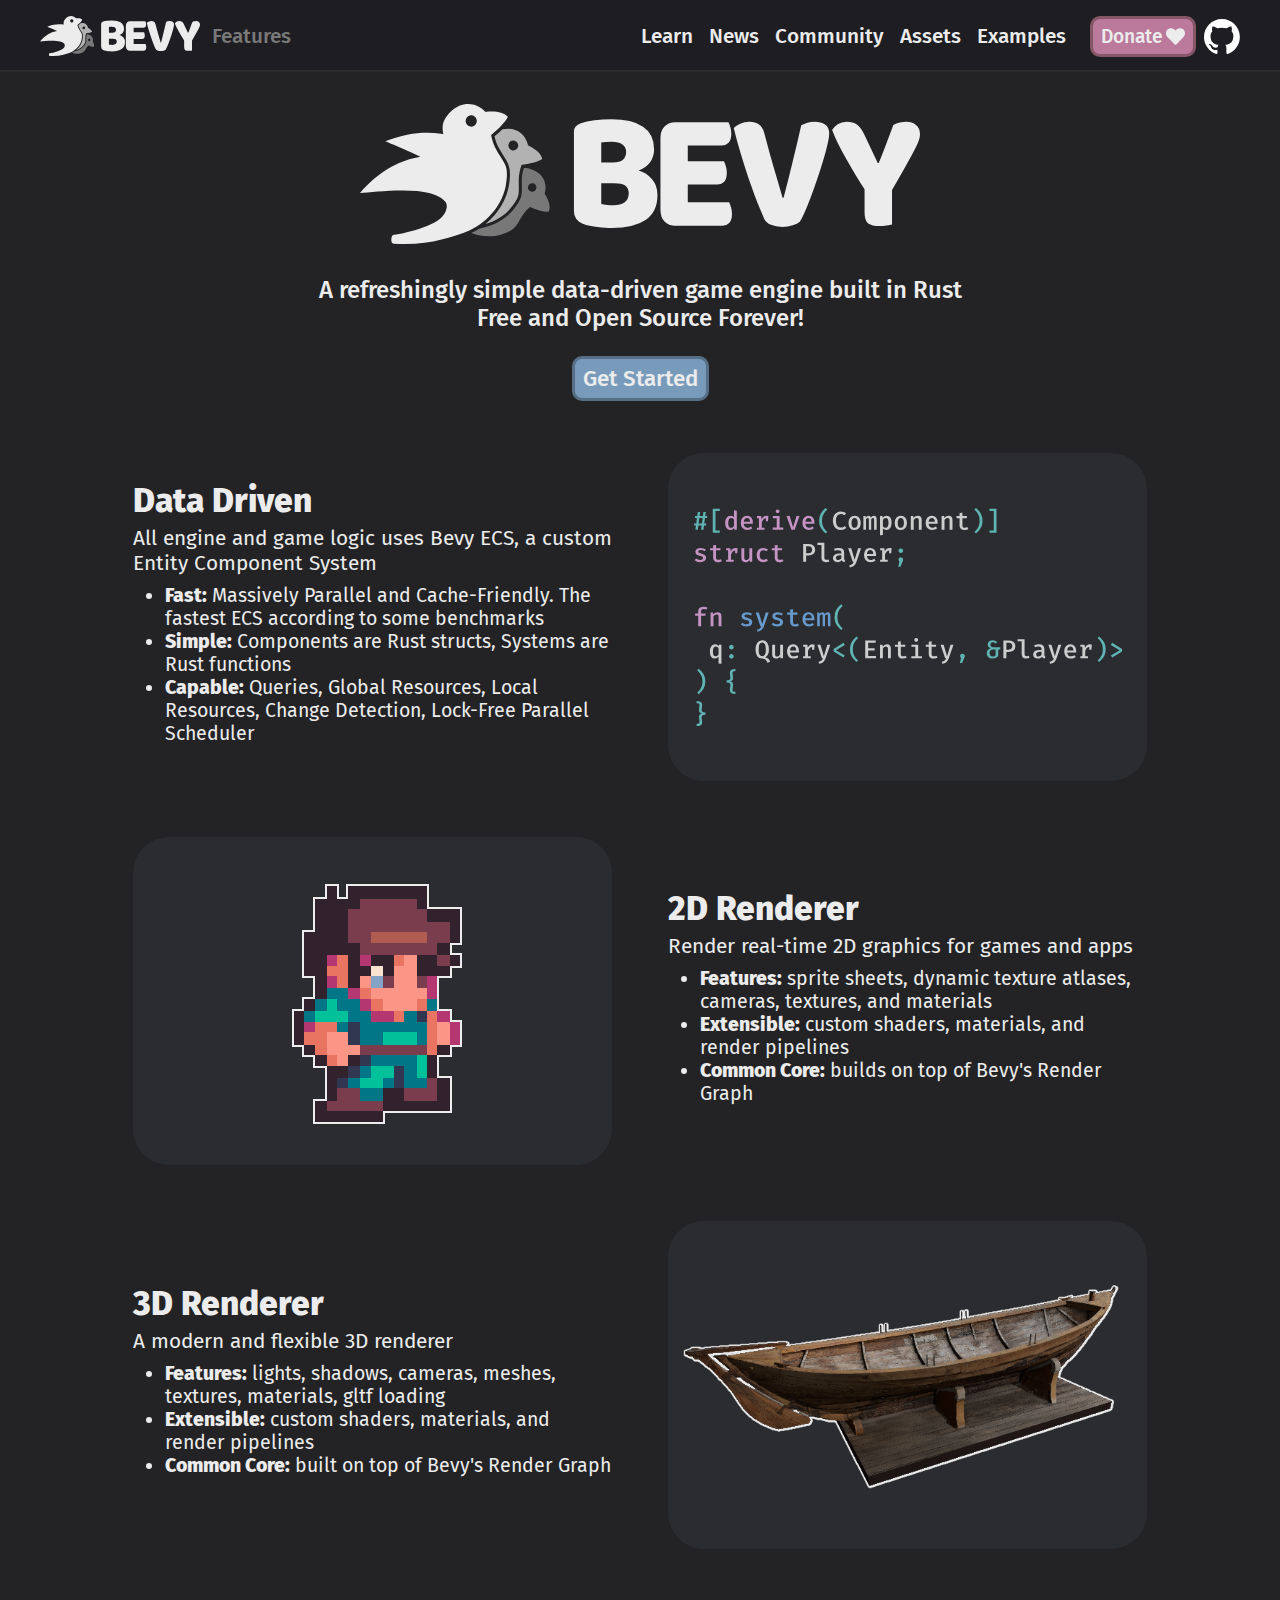
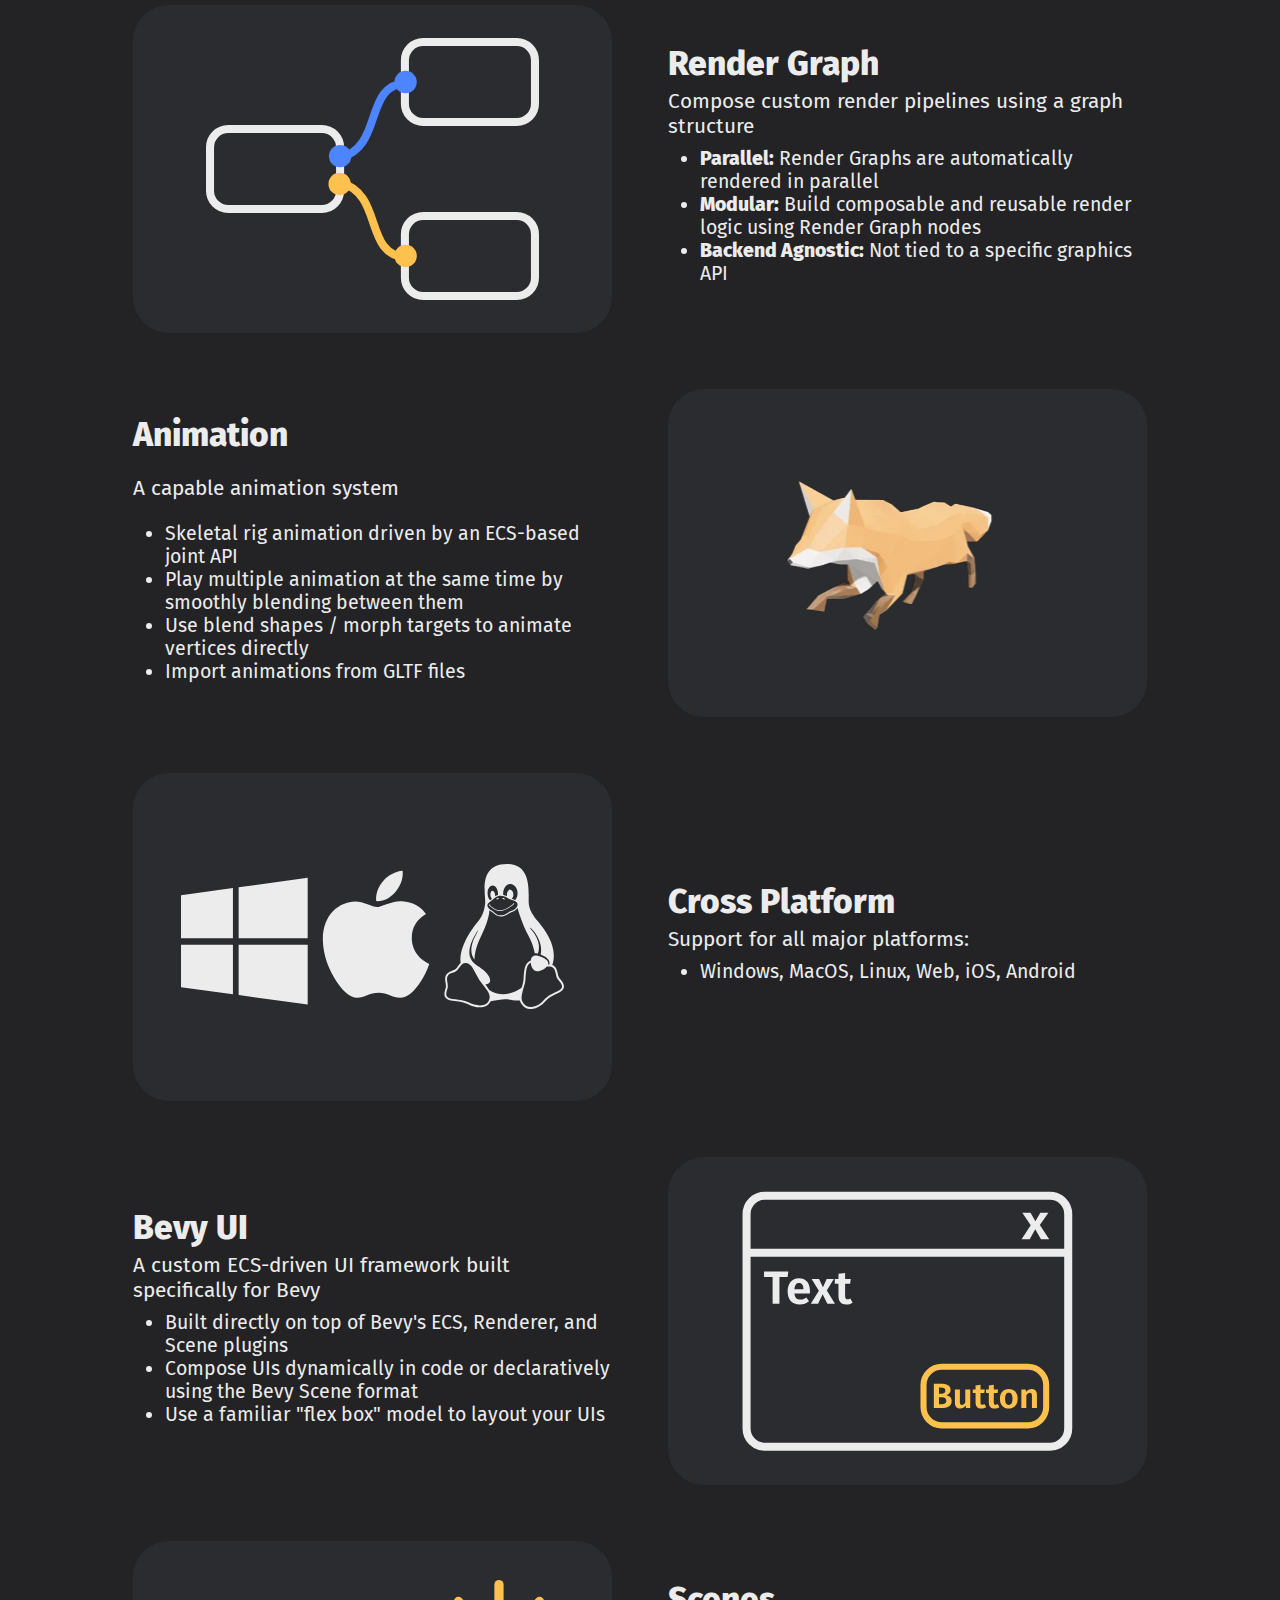
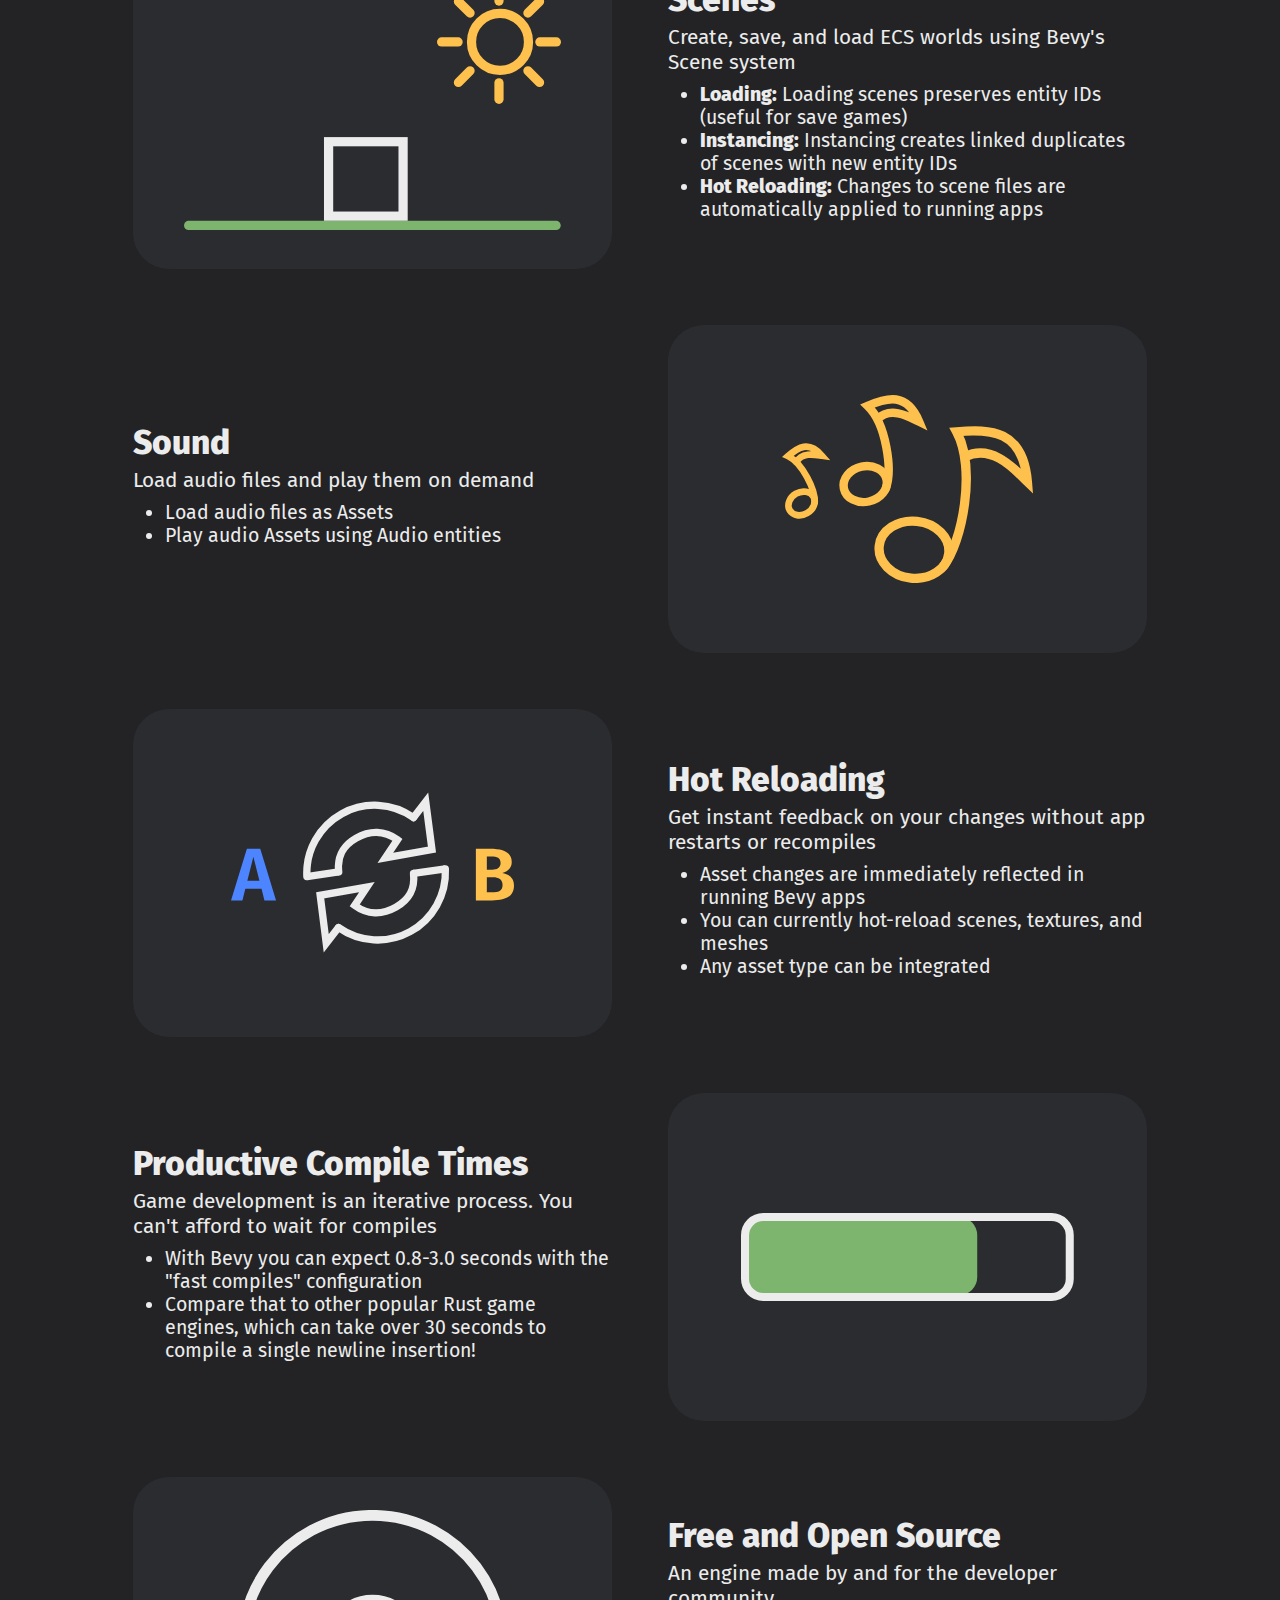
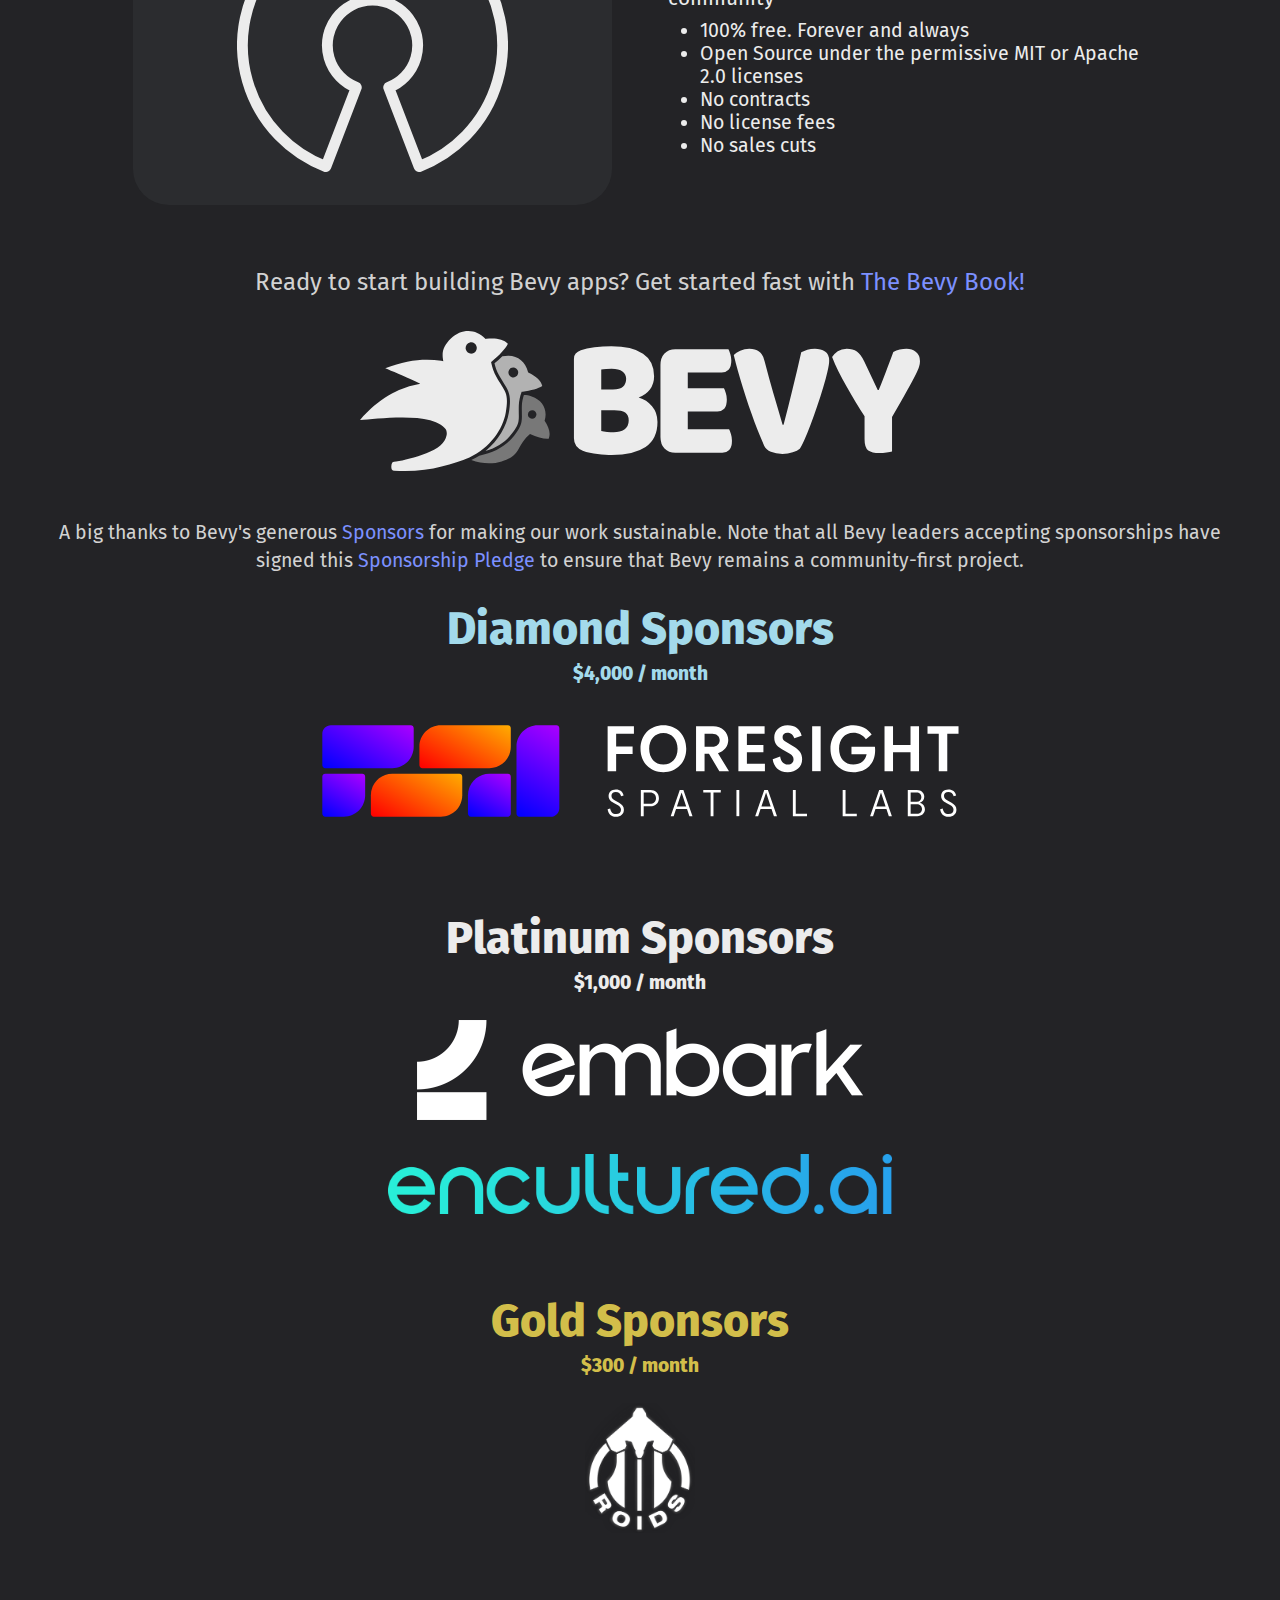
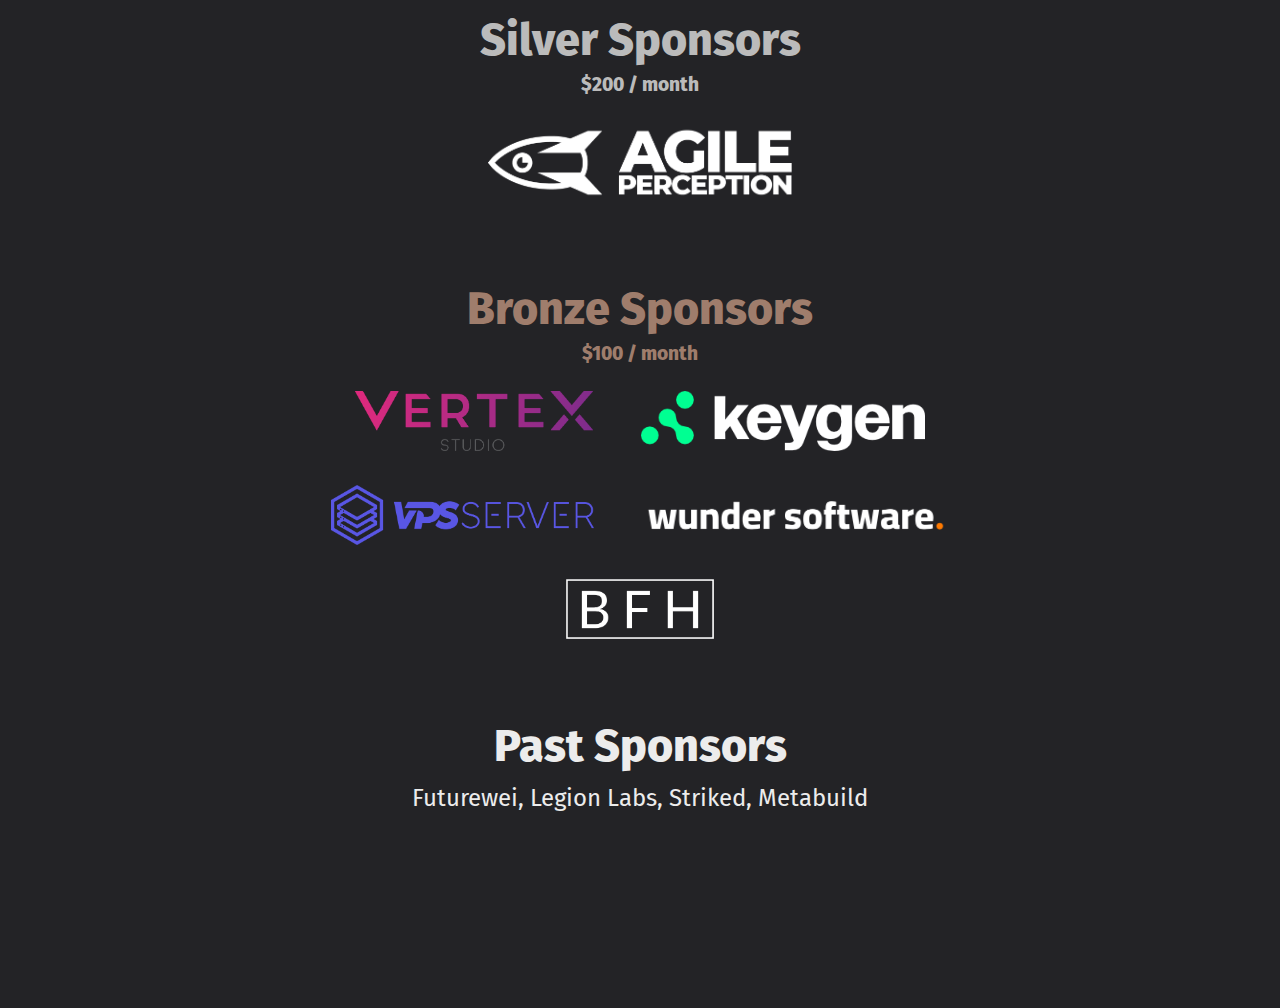
<file: index.html>
<!doctype html>
<html lang="en">
    <head>
        <meta charset="UTF-8">
        <meta name='viewport' content="width=device-width, initial-scale=1" />
        <meta property="og:title" content="Bevy Engine" />
        <meta property="og:type" content="website" />
        <meta property="og:url" content="https://bevyengine.org&#x2F;&#x2F;" />
        <meta property="og:image" content="https://bevyengine.org/assets/bevy_logo_fill.png" />
        <meta property="og:description" content="Bevy is a refreshingly simple data-driven game engine built in Rust. It is free and open-source forever!" />
        <link rel="shortcut icon" type="image/png" href="/assets/favicon.png">
        <link rel="stylesheet" href="/site.css" />
        <link href="/atom.xml" rel="alternate" type="application/atom+xml" />
        <title>Bevy Engine</title>
        
<meta name="description"
  content="A refreshingly simple data-driven game engine built in Rust. Free and Open Source Forever!" />
<link href="https://mastodon.social/@bevy" rel="me" />

    </head>
    <body>
        <div class="layout">
            <input id="mobile-menu-state" class="hidden" type="checkbox">
            <header class="layout__header header" data-mobile-menu-state-container>
                <div class="header__content">
                    <label class="main-menu-backdrop" for="mobile-menu-state"></label>
                    <label class="header__hamburger button-square button-square--header" for="mobile-menu-state">
                        <img src="/assets/icon-hamburger.svg">
                    </label>
                    <div class="header__left-block">
                        <a class="header__logo" href="/">
                            <img class="logo" src="/assets/bevy_logo_dark.svg" alt="Bevy Engine">
                        </a>
                        <div class="header__message">
                            
                                Features
                            
                        </div>
                    </div>
                    
                    <nav class="header__menu main-menu " role="navigation" data-page-menu-switch-state-container>
                        <div class="main-menu__header">
                            <a href="/">
                                <img class="logo" src="/assets/bevy_logo_dark.svg" alt="Bevy Engine">
                            </a>
                            <label class="button-square button-square--header" for="mobile-menu-state">
                                <img src="/assets/icon-times.svg">
                            </label>
                        </div>
                        
                        <div class="main-menu__content">
                            <div class="main-menu__page-menu">
                                
                            </div>
                            <ul class="main-menu__menu">
                                
    
    

    
        
    

    
    
    

    

    <li class="main-menu__entry main-menu__entry--getting-started">
        <a href="&#x2F;learn&#x2F;book&#x2F;getting-started&#x2F;" class="main-menu__link">
            <span>Getting Started</span>
        </a>
    </li>

                                
    
    

    
        
    

    
    
    

    

    <li class="main-menu__entry ">
        <a href="&#x2F;learn" class="main-menu__link">
            <span>Learn</span>
        </a>
    </li>

                                
    
    

    
        
    

    
    
    

    

    <li class="main-menu__entry ">
        <a href="&#x2F;news" class="main-menu__link">
            <span>News</span>
        </a>
    </li>

                                
    
    

    
        
    

    
    
    

    

    <li class="main-menu__entry ">
        <a href="&#x2F;community" class="main-menu__link">
            <span>Community</span>
        </a>
    </li>

                                
    
    

    
        
    

    
    
    

    

    <li class="main-menu__entry ">
        <a href="&#x2F;assets" class="main-menu__link">
            <span>Assets</span>
        </a>
    </li>

                                
    
    

    
        
    

    
    
    

    

    <li class="main-menu__entry ">
        <a href="&#x2F;examples" class="main-menu__link">
            <span>Examples</span>
        </a>
    </li>

                                
                            </ul>
                        </div>
                    </nav>
                    <div class="header__cta-container">
                        <a class="button button--pink header__cta" href="/community/donate">Donate <img class="button__icon" src="/assets/heart.svg" alt="heart icon"/></a>
                        <a class="header__cta header__cta--github" href="https://github.com/bevyengine/bevy">
                            <img src="/assets/github-mark-white.svg" alt="GitHub repo">
                        </a>
                    </div>
                </div>
            </header>
            <main class="layout__content">
                <div class="container">
                    
                        
    

                    
                    
<div>
  <img src="/assets/bevy_logo_dark.svg" class="bevy-logo-header" alt="Bevy logo" />
  <div class="bevy-description">
    A refreshingly simple data-driven game engine built in Rust
    <br />
    Free and Open Source Forever!
    <br />
    <a class="button button--big" href="/learn/book/getting-started/">Get Started</a>
  </div>
  <div class="feature-list">
    <div class="feature-container">
      <div class="feature-text">
        <h2 class="feature-title">Data Driven</h2>
        <div class="feature-description">
          All engine and game logic uses Bevy ECS, a custom Entity Component System
          <ul class="feature-sublist">
            <li><b>Fast:</b> Massively Parallel and Cache-Friendly. The fastest ECS according to some
              benchmarks</li>
            <li><b>Simple:</b> Components are Rust structs, Systems are Rust functions</li>
            <li><b>Capable:</b> Queries, Global Resources, Local Resources, Change Detection, Lock-Free
              Parallel Scheduler</li>
          </ul>
        </div>
      </div>
      <div class="feature-image">
        <img src="assets/ecs.svg" class="feature-img" style="width: 100%; max-width: 90%; max-height: 90%;"
          alt="ECS code" />
      </div>
    </div>
    <div class="feature-container feature-container-reverse">
      <div class="feature-image">
        <img src="assets/sprite.png" class="feature-img" alt="Pixel art sprite of a person" />
      </div>
      <div class="feature-text">
        <h2 class="feature-title">2D Renderer</h2>
        <div class="feature-description">
          Render real-time 2D graphics for games and apps
          <ul class="feature-sublist">
            <li><b>Features:</b> sprite sheets, dynamic texture atlases, cameras, textures, and materials
            </li>
            <li><b>Extensible:</b> custom shaders, materials, and render pipelines</li>
            <li><b>Common Core:</b> builds on top of Bevy's Render Graph</li>
          </ul>
        </div>
      </div>
    </div>
    <div class="feature-container">
      <div class="feature-text">
        <h2 class="feature-title">3D Renderer</h2>
        <div class="feature-description">
          A modern and flexible 3D renderer
          <ul class="feature-sublist">
            <li><b>Features:</b> lights, shadows, cameras, meshes, textures, materials, gltf loading</li>
            <li><b>Extensible:</b> custom shaders, materials, and render pipelines</li>
            <li><b>Common Core:</b> built on top of Bevy's Render Graph</li>
          </ul>
        </div>
      </div>
      <div class="feature-image">
        <img src="assets/boat.png" class="feature-img" style="max-height: 95%; max-width: 95%;" alt="3D boat model" />
      </div>
    </div>
    <div class="feature-container feature-container-reverse">
      <div class="feature-image">
        <img src="assets/render_graph.svg" class="feature-img" alt="Render graph" />
      </div>
      <div class="feature-text">
        <h2 class="feature-title">Render Graph</h2>
        <div class="feature-description">
          Compose custom render pipelines using a graph structure
          <ul class="feature-sublist">
            <li><b>Parallel:</b> Render Graphs are automatically rendered in parallel</li>
            <li><b>Modular:</b> Build composable and reusable render logic using Render Graph nodes </li>
            <li><b>Backend Agnostic:</b> Not tied to a specific graphics API</li>
          </ul>
        </div>
      </div>
    </div>
    <div class="feature-container">
      <div class="feature-text">
        <h2 class="feature-title">Animation</h2>
        <div class="feature-description">
          <p>A capable animation system</p>
          <ul class=feature-sublist>
            <li>Skeletal rig animation driven by an ECS-based joint API</li>
            <li>Play multiple animation at the same time by smoothly blending between them</li>
            <li>Use blend shapes / morph targets to animate vertices directly</li>
            <li>Import animations from GLTF files</li>
        </div>
      </div>
      <div class="feature-image">
        <img src="assets/fox.webp" class="feature-img" alt="An animated poly style model of a fox running">
      </div>
    </div>
    <div class="feature-container feature-container-reverse">
      <div class="feature-image">
        <img src="assets/platform-icons.svg" class="feature-img" alt="Microsoft, Apple, and Linux logos" />
      </div>
      <div class="feature-text">
        <h2 class="feature-title">Cross Platform</h2>
        <div class="feature-description">
          Support for all major platforms:
          <ul class="feature-sublist">
            <li>Windows, MacOS, Linux, Web, iOS, Android</li>
          </ul>
        </div>
      </div>
    </div>
    <div class="feature-container">
      <div class="feature-text">
        <h2 class="feature-title">Bevy UI</h2>
        <div class="feature-description">
          A custom ECS-driven UI framework built specifically for Bevy
          <ul class="feature-sublist">
            <li>Built directly on top of Bevy's ECS, Renderer, and Scene plugins</li>
            <li>Compose UIs dynamically in code or declaratively using the Bevy Scene format</li>
            <li>Use a familiar "flex box" model to layout your UIs</li>
          </ul>
        </div>
      </div>
      <div class="feature-image">
        <img src="assets/bevy_ui.svg" class="feature-img" alt="UI dialog window diagram" />
      </div>
    </div>
    <div class="feature-container feature-container-reverse">
      <div class="feature-image">
        <img src="assets/scene.svg" class="feature-img" alt="2D scene of a square upon grass under the sun" />
      </div>
      <div class="feature-text">
        <h2 class="feature-title">Scenes</h2>
        <div class="feature-description">
          Create, save, and load ECS worlds using Bevy's Scene system
          <ul class="feature-sublist">
            <li><b>Loading:</b> Loading scenes preserves entity IDs (useful for save games)</li>
            <li><b>Instancing:</b> Instancing creates linked duplicates of scenes with new entity IDs</li>
            <li><b>Hot Reloading:</b> Changes to scene files are automatically applied to running apps</li>
          </ul>
        </div>
      </div>
    </div>
    <div class="feature-container">
      <div class="feature-text">
        <h2 class="feature-title">Sound</h2>
        <div class="feature-description">
          Load audio files and play them on demand
          <ul class="feature-sublist">
            <li>Load audio files as Assets</li>
            <li>Play audio Assets using Audio entities</li>
          </ul>
        </div>
      </div>
      <div class="feature-image">
        <img src="assets/sound.svg" class="feature-img" alt="Music notes" />
      </div>
    </div>
    <div class="feature-container feature-container-reverse">
      <div class="feature-image">
        <img src="assets/hot_reloading.svg" class="feature-img" alt="Hot reloading diagram" />
      </div>
      <div class="feature-text">
        <h2 class="feature-title">Hot Reloading</h2>
        <div class="feature-description">
          Get instant feedback on your changes without app restarts or recompiles
          <ul class="feature-sublist">
            <li>Asset changes are immediately reflected in running Bevy apps</li>
            <li>You can currently hot-reload scenes, textures, and meshes</li>
            <li>Any asset type can be integrated</li>
          </ul>
        </div>
      </div>
    </div>
    <div class="feature-container">
      <div class="feature-text">
        <h2 class="feature-title">Productive Compile Times</h2>
        <div class="feature-description">
          Game development is an iterative process. You can't afford to wait for compiles
          <ul class="feature-sublist">
            <li>With Bevy you can expect 0.8-3.0 seconds with the "fast compiles" configuration</li>
            <li>Compare that to other popular Rust game engines, which can take over 30 seconds to compile a
              single
              newline insertion!</li>
          </ul>
        </div>
      </div>
      <div class="feature-image">
        <img src="assets/progressbar.svg" class="feature-img" alt="Compile time progress bar" />
      </div>
    </div>
    <div class="feature-container feature-container-reverse">
      <div class="feature-image">
        <img src="assets/opensource.svg" class="feature-img" alt="The open source icon" />
      </div>
      <div class="feature-text">
        <h2 class="feature-title">Free and Open Source</h2>
        <div class="feature-description">
          An engine made by and for the developer community
          <ul class="feature-sublist">
            <li>100% free. Forever and always</li>
            <li>Open Source under the permissive MIT or Apache 2.0 licenses</li>
            <li>No contracts</li>
            <li>No license fees</li>
            <li>No sales cuts</li>
          </ul>
        </div>
      </div>
    </div>
  </div>
  <div class="media-content features-whats-next">
    Ready to start building Bevy apps? Get started fast with <a href="learn/book/introduction/">The Bevy Book!</a>
  </div>
  <img src="/assets/bevy_logo_dark.svg" class="bevy-logo-header" alt="Bevy logo" />
  <div class="features-sponsors">
    <h3 class="media-content">A big thanks to Bevy's generous <a href="https://github.com/sponsors/cart/">Sponsors</a>
      for making our work
      sustainable. Note that all Bevy leaders accepting sponsorships have signed this <a
        href="/sponsorship-pledge">Sponsorship Pledge</a> to ensure that Bevy remains a community-first project.
    </h3>
    <!-- <div class="sponsors sponsors--patron">
            <h2 class="sponsors__title">Patron Sponsors</h2>
            <h3 class="sponsors__amount">Over $100,000 / year</h3>
            <div class="sponsors__content">
            </div>
        </div> -->
    <div class="sponsors sponsors--diamond">
      <h2 class="sponsors__title">Diamond Sponsors</h2>
      <h3 class="sponsors__amount">$4,000 / month</h3>
      <div class="sponsors__content">
        <a class="sponsors__link" href="https://www.foresightmining.com">
          <img class="sponsors__logo" style="height: 140px" src="assets/Foresight_Spatial_Labs.svg"
            alt="Foresight Spatial Labs logo" />
        </a>
      </div>
    </div>
    <div class="sponsors sponsors--platinum">
      <h2 class="sponsors__title">Platinum Sponsors</h2>
      <h3 class="sponsors__amount">$1,000 / month</h3>
      <div class="sponsors__content">
        <a class="sponsors__link" href="https://www.embark-studios.com">
          <img class="sponsors__logo" src="assets/embark.png" alt="Embark Studios logo" />
        </a>
        <a class="sponsors__link" href="https://www.encultured.ai/">
          <img class="sponsors__logo" style="max-height: 60px" src="assets/Encultured.png" alt="Encultured AI logo" />
        </a>
      </div>
    </div>
    <div class="sponsors sponsors--gold">
      <h2 class="sponsors__title">Gold Sponsors</h2>
      <h3 class="sponsors__amount">$300 / month</h3>
      <div class="sponsors__content">
        <a class="sponsors__link" href="https://playroids.com">
          <img class="sponsors__logo" src="assets/roids_logo.png" alt="Roids Logo" style="max-height: 130px" />
        </a>
      </div>
    </div>
    <div class="sponsors sponsors--silver">
      <h2 class="sponsors__title">Silver Sponsors</h2>
      <h3 class="sponsors__amount">$200 / month</h3>
      <div class="sponsors__content">
        <a class="sponsors__link" href="https://agileperception.com">
          <img class="sponsors__logo" src="assets/agile_perception.png" alt="Agile Perception logo" />
        </a>
      </div>
    </div>
    <div class="sponsors sponsors--bronze">
      <h2 class="sponsors__title">Bronze Sponsors</h2>
      <h3 class="sponsors__amount">$100 / month</h3>
      <div class="sponsors__content">
        <a class="sponsors__link" href="https://vertexstudio.co">
          <img class="sponsors__logo" src="assets/vertex_studio.png" alt="Vertex Studio logo" />
        </a>
        <a class="sponsors__link" href="https://keygen.sh">
          <img class="sponsors__logo" src="assets/keygen.png" alt="Keygen logo" />
        </a>
        <a class="sponsors__link" href="https://www.vpsserver.com">
          <img class="sponsors__logo" src="assets/VPSServer.png" alt="VPSServer logo" />
        </a>
        <a class="sponsors__link" href="https://wunder.software">
          <img class="sponsors__logo" src="assets/Wunder_Software_GmbH.png" alt="Wunder Software GmbH logo" />
        </a>
        <a class="sponsors__link" href="https://basementfloodhelpers.com">
          <img class="sponsors__logo" src="assets/BFH.png" alt="Basement Flood Helpers logo" />
        </a>
      </div>
    </div>
    <h2 class="past-sponsors-title">Past Sponsors</h2>
    <div>
      Futurewei, Legion Labs, Striked, Metabuild
    </div>
  </div>
</div>

                </div>
            </main>
        </div>
        <script>
            const search_params = new URLSearchParams(window.location.search);
            if (search_params.has("show_drafts") || document.cookie.indexOf("show_drafts") >= 0) {
                if (search_params.get("show_drafts") === "0") {
                    document.cookie = "show_drafts=;path=/;expires=Thu, 01 Jan 1970 00:00:00 UTC";
                } else {
                    document.cookie = "show_drafts=1;path=/"
                    document.body.classList.add('show_drafts');
                }
            }
        </script>
    </body>
</html>
</file>
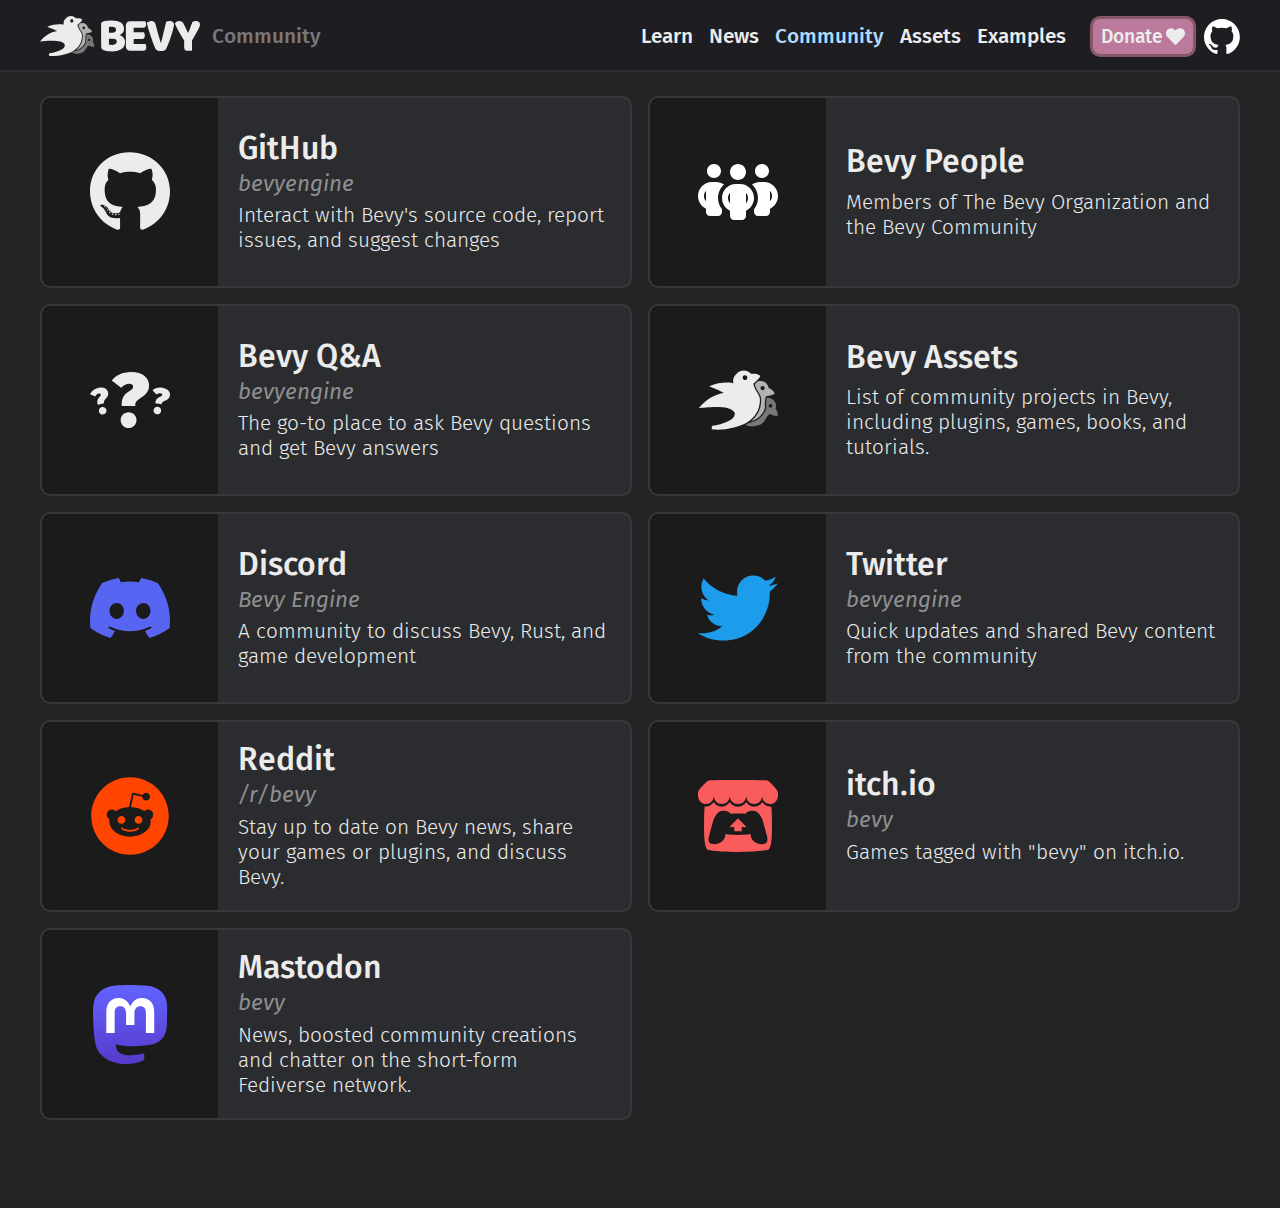
<file: community/index.html>
<!doctype html>
<html lang="en">
    <head>
        <meta charset="UTF-8">
        <meta name='viewport' content="width=device-width, initial-scale=1" />
        <meta property="og:title" content="Bevy Community" />
        <meta property="og:type" content="website" />
        <meta property="og:url" content="https://bevyengine.org&#x2F;&#x2F;community&#x2F;" />
        <meta property="og:image" content="https://bevyengine.org/assets/bevy_logo_fill.png" />
        <meta property="og:description" content="Bevy is a refreshingly simple data-driven game engine built in Rust. It is free and open-source forever!" />
        <link rel="shortcut icon" type="image/png" href="/assets/favicon.png">
        <link rel="stylesheet" href="/site.css" />
        <link href="/atom.xml" rel="alternate" type="application/atom+xml" />
        <title>Bevy Community</title>
         
    </head>
    <body>
        <div class="layout">
            <input id="mobile-menu-state" class="hidden" type="checkbox">
            <header class="layout__header header" data-mobile-menu-state-container>
                <div class="header__content">
                    <label class="main-menu-backdrop" for="mobile-menu-state"></label>
                    <label class="header__hamburger button-square button-square--header" for="mobile-menu-state">
                        <img src="/assets/icon-hamburger.svg">
                    </label>
                    <div class="header__left-block">
                        <a class="header__logo" href="/">
                            <img class="logo" src="/assets/bevy_logo_dark.svg" alt="Bevy Engine">
                        </a>
                        <div class="header__message">
                            
                                Community
                            
                        </div>
                    </div>
                    
                    <nav class="header__menu main-menu " role="navigation" data-page-menu-switch-state-container>
                        <div class="main-menu__header">
                            <a href="/">
                                <img class="logo" src="/assets/bevy_logo_dark.svg" alt="Bevy Engine">
                            </a>
                            <label class="button-square button-square--header" for="mobile-menu-state">
                                <img src="/assets/icon-times.svg">
                            </label>
                        </div>
                        
                        <div class="main-menu__content">
                            <div class="main-menu__page-menu">
                                
                            </div>
                            <ul class="main-menu__menu">
                                
    
    

    
        
    

    
    
    

    

    <li class="main-menu__entry main-menu__entry--getting-started">
        <a href="&#x2F;learn&#x2F;book&#x2F;getting-started&#x2F;" class="main-menu__link">
            <span>Getting Started</span>
        </a>
    </li>

                                
    
    

    
        
    

    
    
    

    

    <li class="main-menu__entry ">
        <a href="&#x2F;learn" class="main-menu__link">
            <span>Learn</span>
        </a>
    </li>

                                
    
    

    
        
    

    
    
    

    

    <li class="main-menu__entry ">
        <a href="&#x2F;news" class="main-menu__link">
            <span>News</span>
        </a>
    </li>

                                
    
    

    
        
    

    
    
    

    
        
    

    <li class="main-menu__entry ">
        <a href="&#x2F;community" class="main-menu__link main-menu__link--active">
            <span>Community</span>
        </a>
    </li>

                                
    
    

    
        
    

    
    
    

    

    <li class="main-menu__entry ">
        <a href="&#x2F;assets" class="main-menu__link">
            <span>Assets</span>
        </a>
    </li>

                                
    
    

    
        
    

    
    
    

    

    <li class="main-menu__entry ">
        <a href="&#x2F;examples" class="main-menu__link">
            <span>Examples</span>
        </a>
    </li>

                                
                            </ul>
                        </div>
                    </nav>
                    <div class="header__cta-container">
                        <a class="button button--pink header__cta" href="/community/donate">Donate <img class="button__icon" src="/assets/heart.svg" alt="heart icon"/></a>
                        <a class="header__cta header__cta--github" href="https://github.com/bevyengine/bevy">
                            <img src="/assets/github-mark-white.svg" alt="GitHub repo">
                        </a>
                    </div>
                </div>
            </header>
            <main class="layout__content">
                <div class="container">
                    
                        
    
        
        
    

    

                    
                    

<div class="padded-content item-grid item-grid--two-cols">
    
        <a class="link-card" href="https:&#x2F;&#x2F;github.com&#x2F;bevyengine&#x2F;bevy">
            <div class="link-card__img-wrapper">
                <img class="link-card__img link-card__img--small" src="&#x2F;assets&#x2F;github.svg" alt="GitHub logo" />
            </div>
            <div class="link-card__content">
                <h2 class="link-card__title">GitHub</h2>
                
                    <div class="link-card__subtitle">bevyengine</div>
                
                <p class="link-card__description">Interact with Bevy&#x27;s source code, report issues, and suggest changes</p>
            </div>
        </a>
    
        <a class="link-card" href="&#x2F;community&#x2F;people&#x2F;">
            <div class="link-card__img-wrapper">
                <img class="link-card__img link-card__img--small" src="&#x2F;assets&#x2F;people.svg" alt="People image" />
            </div>
            <div class="link-card__content">
                <h2 class="link-card__title">Bevy People</h2>
                
                <p class="link-card__description">Members of The Bevy Organization and the Bevy Community</p>
            </div>
        </a>
    
        <a class="link-card" href="https:&#x2F;&#x2F;github.com&#x2F;bevyengine&#x2F;bevy&#x2F;discussions&#x2F;categories&#x2F;q-a">
            <div class="link-card__img-wrapper">
                <img class="link-card__img link-card__img--small" src="&#x2F;assets&#x2F;q_and_a.svg" alt="Q and A logo" />
            </div>
            <div class="link-card__content">
                <h2 class="link-card__title">Bevy Q&amp;A</h2>
                
                    <div class="link-card__subtitle">bevyengine</div>
                
                <p class="link-card__description">The go-to place to ask Bevy questions and get Bevy answers</p>
            </div>
        </a>
    
        <a class="link-card" href="&#x2F;assets&#x2F;">
            <div class="link-card__img-wrapper">
                <img class="link-card__img link-card__img--small" src="&#x2F;assets&#x2F;bevy_icon_dark.svg" alt="Bevy logo" />
            </div>
            <div class="link-card__content">
                <h2 class="link-card__title">Bevy Assets</h2>
                
                <p class="link-card__description">List of community projects in Bevy, including plugins, games, books, and tutorials.</p>
            </div>
        </a>
    
        <a class="link-card" href="https:&#x2F;&#x2F;discord.gg&#x2F;bevy">
            <div class="link-card__img-wrapper">
                <img class="link-card__img link-card__img--small" src="&#x2F;assets&#x2F;discord.svg" alt="Discord logo" />
            </div>
            <div class="link-card__content">
                <h2 class="link-card__title">Discord</h2>
                
                    <div class="link-card__subtitle">Bevy Engine</div>
                
                <p class="link-card__description">A community to discuss Bevy, Rust, and game development</p>
            </div>
        </a>
    
        <a class="link-card" href="https:&#x2F;&#x2F;twitter.com&#x2F;BevyEngine">
            <div class="link-card__img-wrapper">
                <img class="link-card__img link-card__img--small" src="&#x2F;assets&#x2F;twitter.svg" alt="Twitter logo" />
            </div>
            <div class="link-card__content">
                <h2 class="link-card__title">Twitter</h2>
                
                    <div class="link-card__subtitle">bevyengine</div>
                
                <p class="link-card__description">Quick updates and shared Bevy content from the community</p>
            </div>
        </a>
    
        <a class="link-card" href="https:&#x2F;&#x2F;www.reddit.com&#x2F;r&#x2F;bevy&#x2F;">
            <div class="link-card__img-wrapper">
                <img class="link-card__img link-card__img--small" src="&#x2F;assets&#x2F;reddit.svg" alt="Reddit logo" />
            </div>
            <div class="link-card__content">
                <h2 class="link-card__title">Reddit</h2>
                
                    <div class="link-card__subtitle">&#x2F;r&#x2F;bevy</div>
                
                <p class="link-card__description">Stay up to date on Bevy news, share your games or plugins, and discuss Bevy.</p>
            </div>
        </a>
    
        <a class="link-card" href="https:&#x2F;&#x2F;itch.io&#x2F;games&#x2F;tag-bevy">
            <div class="link-card__img-wrapper">
                <img class="link-card__img link-card__img--small" src="&#x2F;assets&#x2F;itchio-textless.svg" alt="itch.io logo" />
            </div>
            <div class="link-card__content">
                <h2 class="link-card__title">itch.io</h2>
                
                    <div class="link-card__subtitle">bevy</div>
                
                <p class="link-card__description">Games tagged with &quot;bevy&quot; on itch.io.</p>
            </div>
        </a>
    
        <a class="link-card" href="https:&#x2F;&#x2F;mastodon.social&#x2F;@bevy">
            <div class="link-card__img-wrapper">
                <img class="link-card__img link-card__img--small" src="&#x2F;assets&#x2F;mastodon-logo-purple.svg" alt="Mastodon logo" />
            </div>
            <div class="link-card__content">
                <h2 class="link-card__title">Mastodon</h2>
                
                    <div class="link-card__subtitle">bevy</div>
                
                <p class="link-card__description">News, boosted community creations and chatter on the short-form Fediverse network.</p>
            </div>
        </a>
    
</div>

                </div>
            </main>
        </div>
        <script>
            const search_params = new URLSearchParams(window.location.search);
            if (search_params.has("show_drafts") || document.cookie.indexOf("show_drafts") >= 0) {
                if (search_params.get("show_drafts") === "0") {
                    document.cookie = "show_drafts=;path=/;expires=Thu, 01 Jan 1970 00:00:00 UTC";
                } else {
                    document.cookie = "show_drafts=1;path=/"
                    document.body.classList.add('show_drafts');
                }
            }
        </script>
    </body>
</html>
</file>
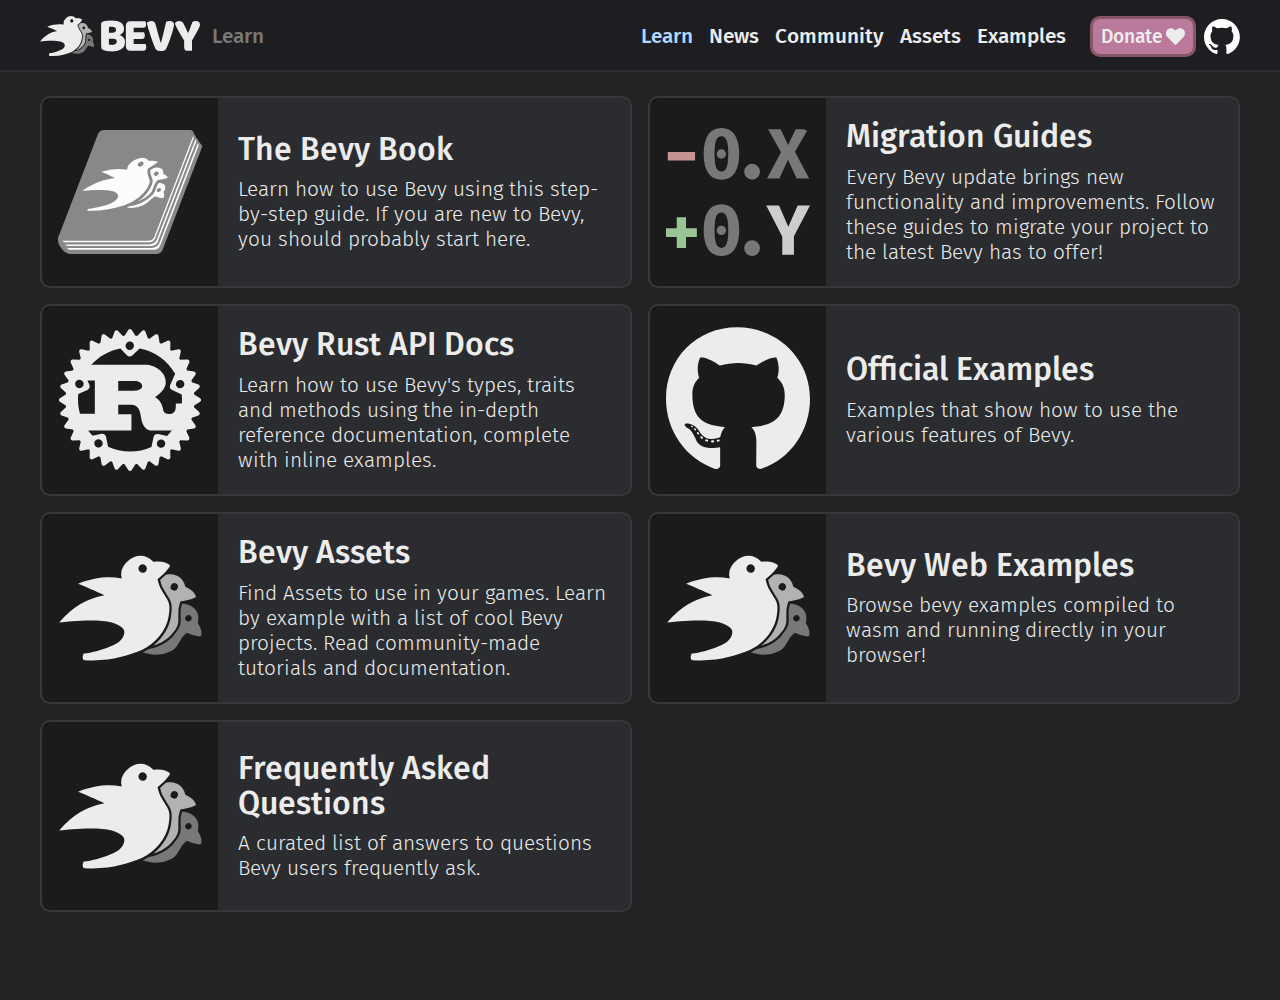
<file: learn/index.html>
<!doctype html>
<html lang="en">
    <head>
        <meta charset="UTF-8">
        <meta name='viewport' content="width=device-width, initial-scale=1" />
        <meta property="og:title" content="Learn Bevy" />
        <meta property="og:type" content="website" />
        <meta property="og:url" content="https://bevyengine.org&#x2F;&#x2F;learn&#x2F;" />
        <meta property="og:image" content="https://bevyengine.org/assets/bevy_logo_fill.png" />
        <meta property="og:description" content="Bevy is a refreshingly simple data-driven game engine built in Rust. It is free and open-source forever!" />
        <link rel="shortcut icon" type="image/png" href="/assets/favicon.png">
        <link rel="stylesheet" href="/site.css" />
        <link href="/atom.xml" rel="alternate" type="application/atom+xml" />
        <title>Learn Bevy</title>
         
    </head>
    <body>
        <div class="layout">
            <input id="mobile-menu-state" class="hidden" type="checkbox">
            <header class="layout__header header" data-mobile-menu-state-container>
                <div class="header__content">
                    <label class="main-menu-backdrop" for="mobile-menu-state"></label>
                    <label class="header__hamburger button-square button-square--header" for="mobile-menu-state">
                        <img src="/assets/icon-hamburger.svg">
                    </label>
                    <div class="header__left-block">
                        <a class="header__logo" href="/">
                            <img class="logo" src="/assets/bevy_logo_dark.svg" alt="Bevy Engine">
                        </a>
                        <div class="header__message">
                            
                                Learn
                            
                        </div>
                    </div>
                    
                    <nav class="header__menu main-menu " role="navigation" data-page-menu-switch-state-container>
                        <div class="main-menu__header">
                            <a href="/">
                                <img class="logo" src="/assets/bevy_logo_dark.svg" alt="Bevy Engine">
                            </a>
                            <label class="button-square button-square--header" for="mobile-menu-state">
                                <img src="/assets/icon-times.svg">
                            </label>
                        </div>
                        
                        <div class="main-menu__content">
                            <div class="main-menu__page-menu">
                                
                            </div>
                            <ul class="main-menu__menu">
                                
    
    

    
        
    

    
    
    

    

    <li class="main-menu__entry main-menu__entry--getting-started">
        <a href="&#x2F;learn&#x2F;book&#x2F;getting-started&#x2F;" class="main-menu__link">
            <span>Getting Started</span>
        </a>
    </li>

                                
    
    

    
        
    

    
    
    

    
        
    

    <li class="main-menu__entry ">
        <a href="&#x2F;learn" class="main-menu__link main-menu__link--active">
            <span>Learn</span>
        </a>
    </li>

                                
    
    

    
        
    

    
    
    

    

    <li class="main-menu__entry ">
        <a href="&#x2F;news" class="main-menu__link">
            <span>News</span>
        </a>
    </li>

                                
    
    

    
        
    

    
    
    

    

    <li class="main-menu__entry ">
        <a href="&#x2F;community" class="main-menu__link">
            <span>Community</span>
        </a>
    </li>

                                
    
    

    
        
    

    
    
    

    

    <li class="main-menu__entry ">
        <a href="&#x2F;assets" class="main-menu__link">
            <span>Assets</span>
        </a>
    </li>

                                
    
    

    
        
    

    
    
    

    

    <li class="main-menu__entry ">
        <a href="&#x2F;examples" class="main-menu__link">
            <span>Examples</span>
        </a>
    </li>

                                
                            </ul>
                        </div>
                    </nav>
                    <div class="header__cta-container">
                        <a class="button button--pink header__cta" href="/community/donate">Donate <img class="button__icon" src="/assets/heart.svg" alt="heart icon"/></a>
                        <a class="header__cta header__cta--github" href="https://github.com/bevyengine/bevy">
                            <img src="/assets/github-mark-white.svg" alt="GitHub repo">
                        </a>
                    </div>
                </div>
            </header>
            <main class="layout__content">
                <div class="container">
                    
                        
    
        
        
    

    

                    
                    

<div class="padded-content item-grid item-grid--two-cols">
    
        <a class="link-card" href="&#x2F;learn&#x2F;book&#x2F;introduction">
            <div class="link-card__img-wrapper">
                <img class="link-card__img" src="&#x2F;assets&#x2F;book.svg" alt="Bevy book" />
            </div>
            <div class="link-card__content">
                <h2 class="link-card__title">The Bevy Book</h2>
                
                <p class="link-card__description">Learn how to use Bevy using this step-by-step guide. If you are new to Bevy, you should probably start here.</p>
            </div>
        </a>
    
        <a class="link-card" href="&#x2F;learn&#x2F;migration-guides&#x2F;introduction">
            <div class="link-card__img-wrapper">
                <img class="link-card__img" src="&#x2F;assets&#x2F;migration-guides.svg" alt="Versions diff" />
            </div>
            <div class="link-card__content">
                <h2 class="link-card__title">Migration Guides</h2>
                
                <p class="link-card__description">Every Bevy update brings new functionality and improvements. Follow these guides to migrate your project to the latest Bevy has to offer!</p>
            </div>
        </a>
    
        <a class="link-card" href="https:&#x2F;&#x2F;docs.rs&#x2F;bevy">
            <div class="link-card__img-wrapper">
                <img class="link-card__img" src="&#x2F;assets&#x2F;rust-logo-light.svg" alt="Rust logo" />
            </div>
            <div class="link-card__content">
                <h2 class="link-card__title">Bevy Rust API Docs</h2>
                
                <p class="link-card__description">Learn how to use Bevy&#x27;s types, traits and methods using the in-depth reference documentation, complete with inline examples.</p>
            </div>
        </a>
    
        <a class="link-card" href="https:&#x2F;&#x2F;github.com&#x2F;bevyengine&#x2F;bevy&#x2F;tree&#x2F;latest&#x2F;examples#examples">
            <div class="link-card__img-wrapper">
                <img class="link-card__img" src="&#x2F;assets&#x2F;github.svg" alt="GitHub logo" />
            </div>
            <div class="link-card__content">
                <h2 class="link-card__title">Official Examples</h2>
                
                <p class="link-card__description">Examples that show how to use the various features of Bevy.</p>
            </div>
        </a>
    
        <a class="link-card" href="&#x2F;assets">
            <div class="link-card__img-wrapper">
                <img class="link-card__img" src="&#x2F;assets&#x2F;bevy_icon_dark.svg" alt="Bevy logo" />
            </div>
            <div class="link-card__content">
                <h2 class="link-card__title">Bevy Assets</h2>
                
                <p class="link-card__description">Find Assets to use in your games. Learn by example with a list of cool Bevy projects. Read community-made tutorials and documentation.</p>
            </div>
        </a>
    
        <a class="link-card" href="&#x2F;examples">
            <div class="link-card__img-wrapper">
                <img class="link-card__img" src="&#x2F;assets&#x2F;bevy_icon_dark.svg" alt="Bevy logo" />
            </div>
            <div class="link-card__content">
                <h2 class="link-card__title">Bevy Web Examples</h2>
                
                <p class="link-card__description">Browse bevy examples compiled to wasm and running directly in your browser!</p>
            </div>
        </a>
    
        <a class="link-card" href="&#x2F;faq">
            <div class="link-card__img-wrapper">
                <img class="link-card__img" src="&#x2F;assets&#x2F;bevy_icon_dark.svg" alt="Bevy logo" />
            </div>
            <div class="link-card__content">
                <h2 class="link-card__title">Frequently Asked Questions</h2>
                
                <p class="link-card__description">A curated list of answers to questions Bevy users frequently ask.</p>
            </div>
        </a>
    
</div>

                </div>
            </main>
        </div>
        <script>
            const search_params = new URLSearchParams(window.location.search);
            if (search_params.has("show_drafts") || document.cookie.indexOf("show_drafts") >= 0) {
                if (search_params.get("show_drafts") === "0") {
                    document.cookie = "show_drafts=;path=/;expires=Thu, 01 Jan 1970 00:00:00 UTC";
                } else {
                    document.cookie = "show_drafts=1;path=/"
                    document.body.classList.add('show_drafts');
                }
            }
        </script>
    </body>
</html>
</file>
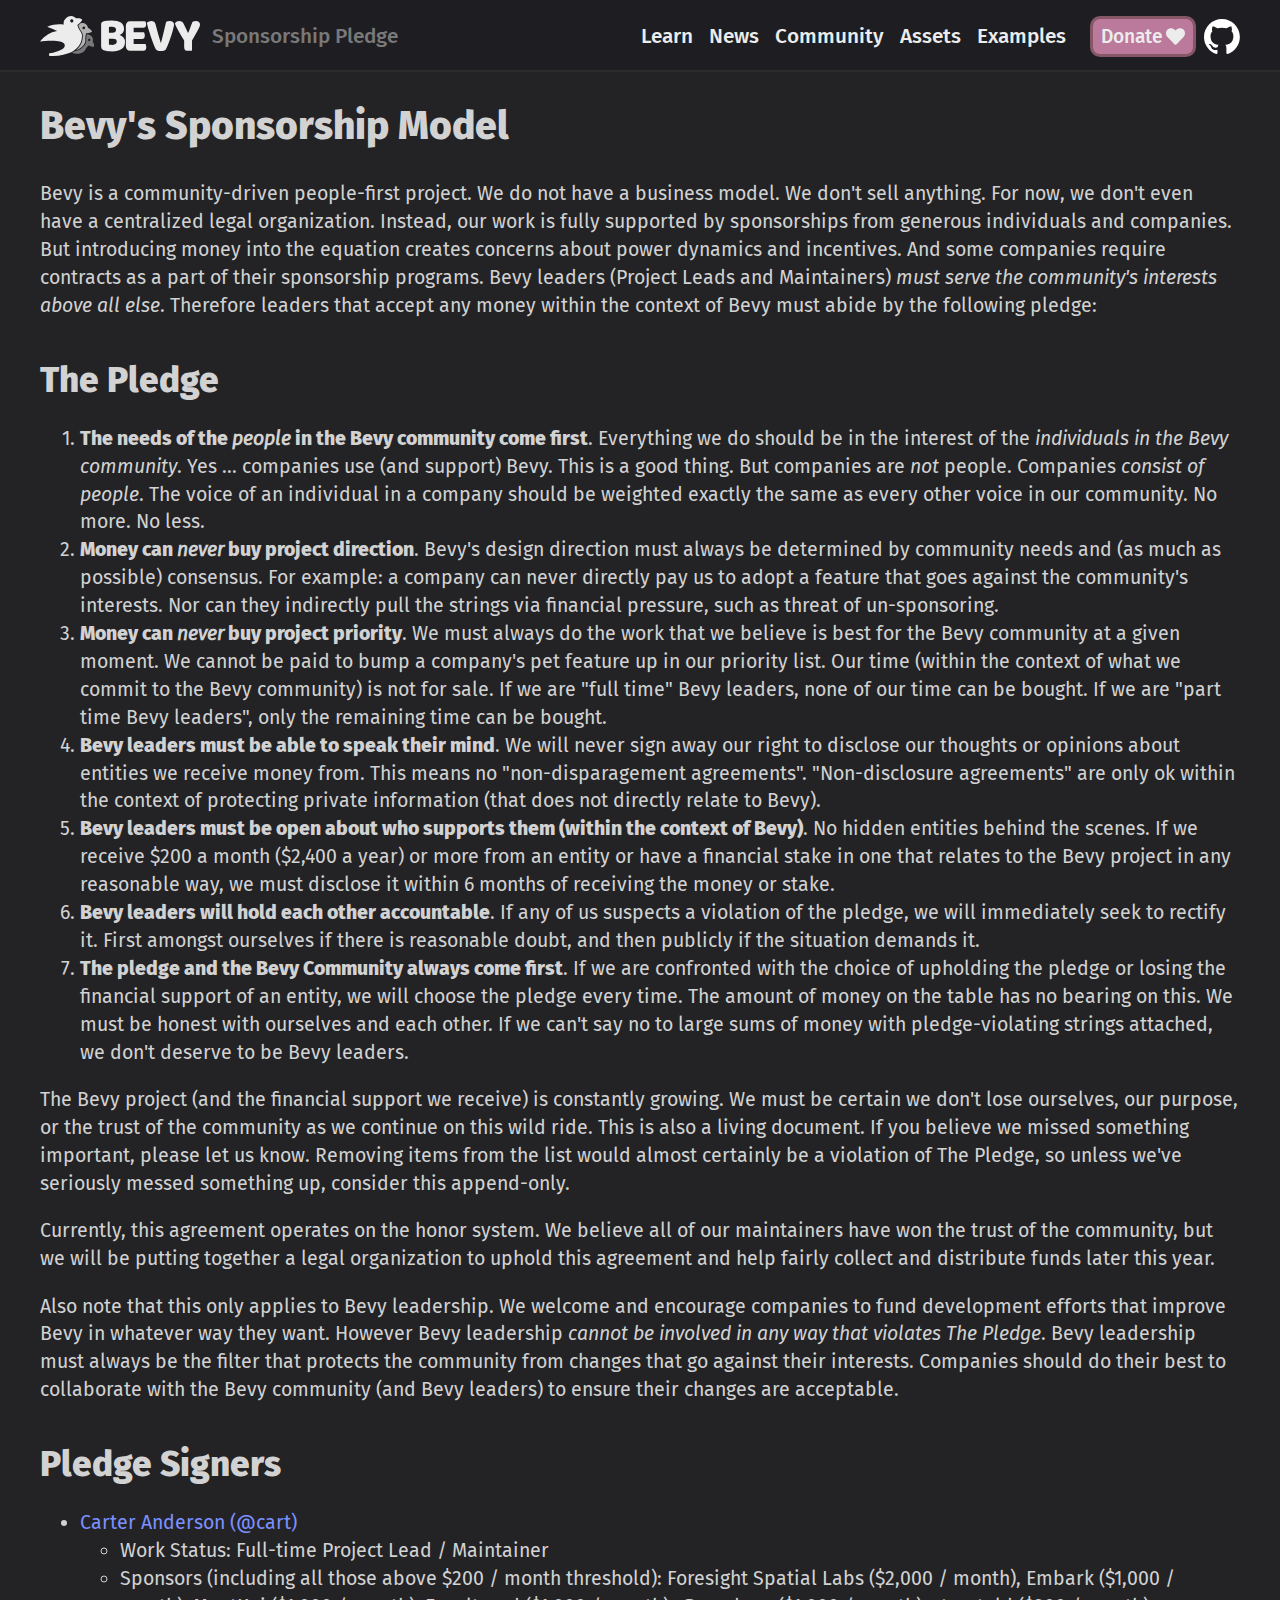
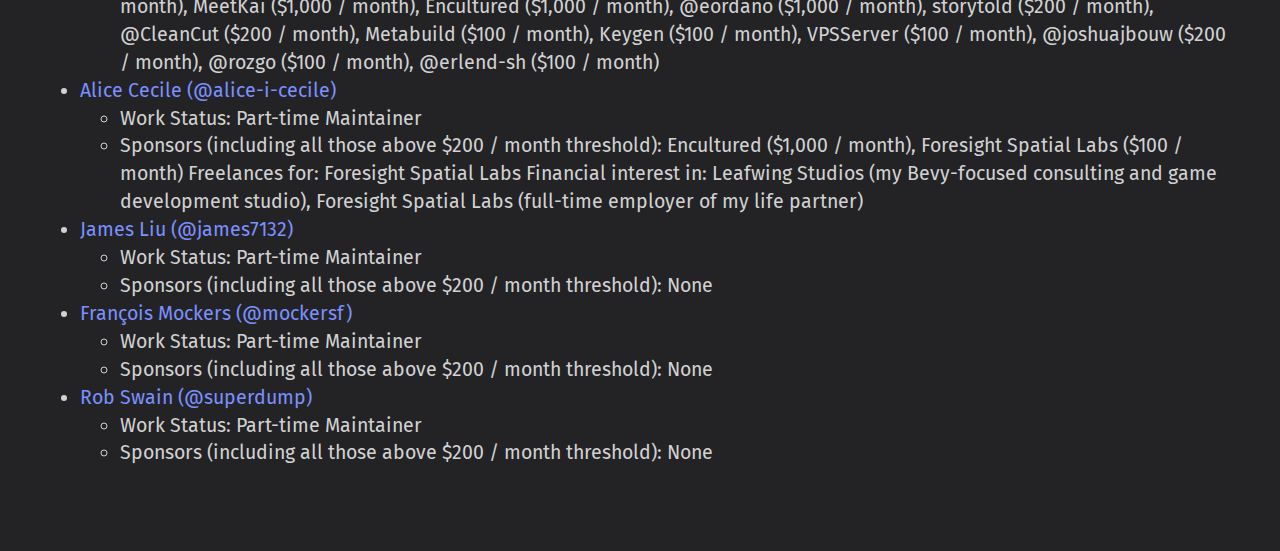
<file: sponsorship-pledge/index.html>
<!doctype html>
<html lang="en">
    <head>
        <meta charset="UTF-8">
        <meta name='viewport' content="width=device-width, initial-scale=1" />
        <meta property="og:title" content="Bevy Sponsorship Pledge" />
        <meta property="og:type" content="website" />
        <meta property="og:url" content="https://bevyengine.org&#x2F;&#x2F;sponsorship-pledge&#x2F;" />
        <meta property="og:image" content="https://bevyengine.org/assets/bevy_logo_fill.png" />
        <meta property="og:description" content="Bevy is a refreshingly simple data-driven game engine built in Rust. It is free and open-source forever!" />
        <link rel="shortcut icon" type="image/png" href="/assets/favicon.png">
        <link rel="stylesheet" href="/site.css" />
        <link href="/atom.xml" rel="alternate" type="application/atom+xml" />
        <title>Bevy Sponsorship Pledge</title>
         
    </head>
    <body>
        <div class="layout">
            <input id="mobile-menu-state" class="hidden" type="checkbox">
            <header class="layout__header header" data-mobile-menu-state-container>
                <div class="header__content">
                    <label class="main-menu-backdrop" for="mobile-menu-state"></label>
                    <label class="header__hamburger button-square button-square--header" for="mobile-menu-state">
                        <img src="/assets/icon-hamburger.svg">
                    </label>
                    <div class="header__left-block">
                        <a class="header__logo" href="/">
                            <img class="logo" src="/assets/bevy_logo_dark.svg" alt="Bevy Engine">
                        </a>
                        <div class="header__message">
                            
                                Sponsorship Pledge
                            
                        </div>
                    </div>
                    
                    <nav class="header__menu main-menu " role="navigation" data-page-menu-switch-state-container>
                        <div class="main-menu__header">
                            <a href="/">
                                <img class="logo" src="/assets/bevy_logo_dark.svg" alt="Bevy Engine">
                            </a>
                            <label class="button-square button-square--header" for="mobile-menu-state">
                                <img src="/assets/icon-times.svg">
                            </label>
                        </div>
                        
                        <div class="main-menu__content">
                            <div class="main-menu__page-menu">
                                
                            </div>
                            <ul class="main-menu__menu">
                                
    
    

    
        
    

    
    
    

    

    <li class="main-menu__entry main-menu__entry--getting-started">
        <a href="&#x2F;learn&#x2F;book&#x2F;getting-started&#x2F;" class="main-menu__link">
            <span>Getting Started</span>
        </a>
    </li>

                                
    
    

    
        
    

    
    
    

    

    <li class="main-menu__entry ">
        <a href="&#x2F;learn" class="main-menu__link">
            <span>Learn</span>
        </a>
    </li>

                                
    
    

    
        
    

    
    
    

    

    <li class="main-menu__entry ">
        <a href="&#x2F;news" class="main-menu__link">
            <span>News</span>
        </a>
    </li>

                                
    
    

    
        
    

    
    
    

    

    <li class="main-menu__entry ">
        <a href="&#x2F;community" class="main-menu__link">
            <span>Community</span>
        </a>
    </li>

                                
    
    

    
        
    

    
    
    

    

    <li class="main-menu__entry ">
        <a href="&#x2F;assets" class="main-menu__link">
            <span>Assets</span>
        </a>
    </li>

                                
    
    

    
        
    

    
    
    

    

    <li class="main-menu__entry ">
        <a href="&#x2F;examples" class="main-menu__link">
            <span>Examples</span>
        </a>
    </li>

                                
                            </ul>
                        </div>
                    </nav>
                    <div class="header__cta-container">
                        <a class="button button--pink header__cta" href="/community/donate">Donate <img class="button__icon" src="/assets/heart.svg" alt="heart icon"/></a>
                        <a class="header__cta header__cta--github" href="https://github.com/bevyengine/bevy">
                            <img src="/assets/github-mark-white.svg" alt="GitHub repo">
                        </a>
                    </div>
                </div>
            </header>
            <main class="layout__content">
                <div class="container">
                    
                        
    
        
        
    

    

                    
                    
<div class="media-content">

    <h1>Bevy's Sponsorship Model</h1>

    Bevy is a community-driven people-first project. We do not have a business model. We don't sell anything. For now,
    we don't even have a centralized legal organization. Instead, our work is fully supported by sponsorships from
    generous individuals and companies. But introducing money into the equation creates concerns about power dynamics
    and incentives. And some companies require contracts as a part of their sponsorship programs. Bevy leaders (Project
    Leads and Maintainers) <i>must serve the community's interests above all else</i>. Therefore leaders that accept any
    money within the context of Bevy must abide by the following pledge:

    <h2>The Pledge</h2>

    <ol>
        <li>
            <b>The needs of the <i>people</i> in the Bevy community come first</b>. Everything we do should be in the
            interest of the <i>individuals in the Bevy community</i>. Yes ... companies use (and support) Bevy. This is
            a good thing. But companies are <i>not</i> people. Companies <i>consist of people</i>. The voice of an
            individual in a company should be weighted exactly the same as every other voice in our community. No more.
            No less.
        </li>
        <li>
            <b>Money can <i>never</i> buy project direction</b>. Bevy's design direction must always be determined by
            community needs and (as much as possible) consensus. For example: a company can never directly pay us to
            adopt a feature that goes against the community's interests. Nor can they indirectly pull the strings via
            financial pressure, such as threat of un-sponsoring.
        </li>
        <li>
            <b>Money can <i>never</i> buy project priority</b>. We must always do the work that we believe is best for
            the Bevy community at a given moment. We cannot be paid to bump a company's pet feature up in our priority
            list. Our time (within the context of what we commit to the Bevy community) is not for sale. If we are "full
            time" Bevy leaders, none of our time can be bought. If we are "part time Bevy leaders", only the remaining
            time can be bought.
        </li>
        <li>
            <b>Bevy leaders must be able to speak their mind</b>. We will never sign away our right to disclose our
            thoughts or opinions about entities we receive money from. This means no "non-disparagement agreements".
            "Non-disclosure agreements" are only ok within the context of protecting private information (that does not
            directly relate to Bevy).
        </li>
        <li>
            <b>Bevy leaders must be open about who supports them (within the context of Bevy)</b>. No hidden entities
            behind the scenes. If we receive $200 a month ($2,400 a year) or more from an entity or have a financial
            stake in one that
            relates to the Bevy project in any reasonable way, we must disclose it within 6 months of receiving the
            money or stake.
        </li>
        <li>
            <b>Bevy leaders will hold each other accountable</b>. If any of us suspects a violation of the pledge, we
            will immediately seek to rectify it. First amongst ourselves if there is reasonable doubt, and then publicly
            if the situation demands it.
        </li>
        <li>
            <b>The pledge and the Bevy Community always come first</b>. If we are confronted with the choice of
            upholding the pledge or losing the financial support of an entity, we will choose the pledge every time. The
            amount of money on the table has no bearing on this. We must be honest with ourselves and each other. If we
            can't say no to large sums of money with pledge-violating strings attached, we don't deserve to be Bevy
            leaders.
        </li>
    </ol>

    <p>
        The Bevy project (and the financial support we receive) is constantly growing. We must be certain we don't lose
        ourselves, our purpose, or the trust of the community as we continue on this wild ride. This is also a living
        document. If you believe we missed something important, please let us know. Removing items from the list would
        almost certainly be a violation of The Pledge, so unless we've seriously messed something up, consider this
        append-only.
    </p>

    <p>
        Currently, this agreement operates on the honor system. We believe all of our maintainers have won the trust of
        the community, but we will be putting together a legal organization to uphold this agreement and help fairly
        collect and distribute funds later this year.
    </p>

    <p>
        Also note that this only applies to Bevy leadership. We welcome and encourage companies to fund development
        efforts that improve Bevy in whatever way they want. However Bevy leadership <i>cannot be involved in any way
            that violates The Pledge</i>. Bevy leadership must always be the filter that protects the community from
        changes that go against their interests. Companies should do their best to collaborate with the Bevy community
        (and Bevy leaders) to ensure their changes are acceptable.
    </p>

    <h2>Pledge Signers</h2>
    <ul>
        <li>
            <a href="https://github.com/sponsors/cart">Carter Anderson (@cart)</a>
            <ul>
                <li>Work Status: Full-time Project Lead / Maintainer</li>
                <li>Sponsors (including all those above $200 / month threshold): Foresight
                    Spatial Labs
                    ($2,000 / month), Embark ($1,000 / month), MeetKai ($1,000 / month), Encultured ($1,000 / month), @eordano ($1,000 / month),
                    storytold ($200 / month), @CleanCut ($200 / month), Metabuild ($100 / month), Keygen ($100 / month),
                    VPSServer ($100 / month), @joshuajbouw ($200 / month), @rozgo ($100 / month), @erlend-sh ($100 / month)</li>
            </ul>
        </li>
        <li>
            <a href="https://github.com/sponsors/alice-i-cecile">Alice Cecile (@alice-i-cecile)</a>
            <ul>
                <li>Work Status: Part-time Maintainer</li>
                <li>Sponsors (including all those above $200 / month threshold): Encultured ($1,000 / month), Foresight
                    Spatial Labs ($100 / month)
                    Freelances for: Foresight Spatial Labs
                    Financial interest in: Leafwing Studios (my Bevy-focused consulting and game development studio),
                    Foresight Spatial Labs (full-time employer of my life partner)
                </li>
            </ul>
        </li>
        <li>
            <a href="https://github.com/sponsors/james7132">James Liu (@james7132)</a>
            <ul>
                <li>Work Status: Part-time Maintainer</li>
                <li>Sponsors (including all those above $200 / month threshold): None</li>
            </ul>
        </li>
        <li>
            <a href="https://github.com/sponsors/mockersf">François Mockers (@mockersf)</a>
            <ul>
                <li>Work Status: Part-time Maintainer</li>
                <li>Sponsors (including all those above $200 / month threshold): None</li>
            </ul>
        </li>
        <li>
            <a href="https://github.com/superdump">Rob Swain (@superdump)</a>
            <ul>
                <li>Work Status: Part-time Maintainer</li>
                <li>Sponsors (including all those above $200 / month threshold): None</li>
            </ul>
        </li>
    </ul>
</div>

                </div>
            </main>
        </div>
        <script>
            const search_params = new URLSearchParams(window.location.search);
            if (search_params.has("show_drafts") || document.cookie.indexOf("show_drafts") >= 0) {
                if (search_params.get("show_drafts") === "0") {
                    document.cookie = "show_drafts=;path=/;expires=Thu, 01 Jan 1970 00:00:00 UTC";
                } else {
                    document.cookie = "show_drafts=1;path=/"
                    document.body.classList.add('show_drafts');
                }
            }
        </script>
    </body>
</html>
</file>
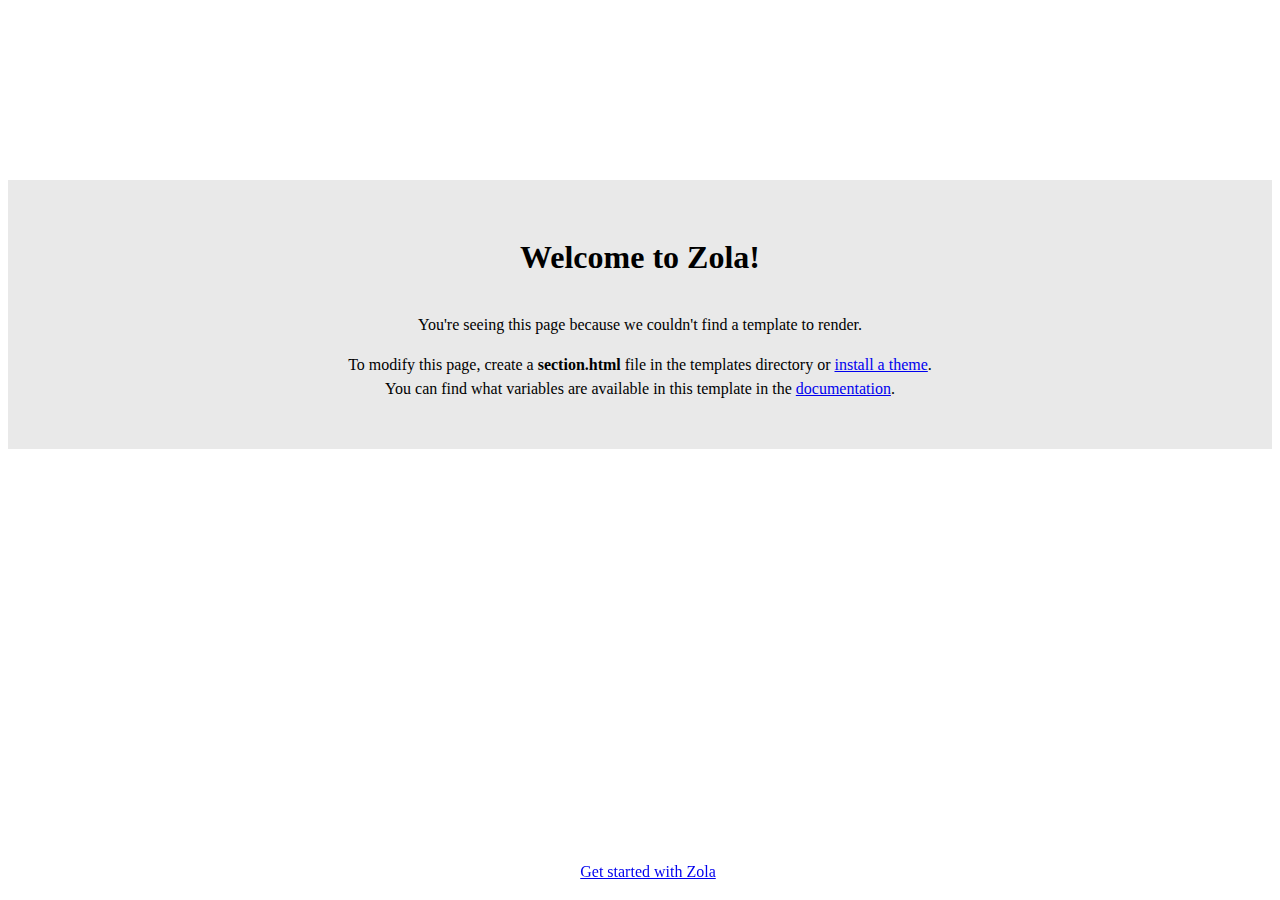
<file: assets/apps/index.html>
<html>
    <head>
        <title>Zola</title>
    </head>
    <body>
        <div class="container">
            <h1>Welcome to Zola!</h1>
            <p>
                You're seeing this page because we couldn't find a template to render.
            </p>
            <p>
                To modify this page, create a <b>section.html</b> file in the templates directory or
                <a href="https://www.getzola.org/documentation/themes/installing-and-using-themes/" target="_blank">install a theme</a>.
                <br>
                You can find what variables are available in this template in the <a href="https:&#x2F;&#x2F;www.getzola.org&#x2F;documentation&#x2F;templates&#x2F;pages-sections&#x2F;#section-variables" target="_blank">documentation</a>.
            </p>
        </div>
        <footer>
            <a href="https://www.getzola.org/documentation/getting-started/cli-usage/" target="_blank">Get started with Zola</a>
        </footer>
        <style>
            html {
                line-height: 1.5;
            }
            h1 {
                margin-bottom: 2rem;
            }
            .container {
                font-family: "sans-serif";
                text-align: center;
                margin-top: 20vh;
                padding: 2rem;
                background: #e9e9e9;
            }
            footer {
                position: fixed;
                width: 100%;
                bottom: 1rem;
                text-align: center;
            }
        </style>
    </body>
</html>
</file>
<file: site.css>
:root{--header-height: 60px;--scroll-padding-top: calc(var(--header-height) + 16px)}@media (min-width: 992px){:root{--header-height: 72px}}@font-face{font-family:'Fira Mono';font-style:normal;font-weight:400;src:url("../fonts/fira-mono-v8-latin-regular.eot");src:local("Fira Mono Regular"),local("FiraMono-Regular"),url("../fonts/fira-mono-v8-latin-regular.eot?#iefix") format("embedded-opentype"),url("../fonts/fira-mono-v8-latin-regular.woff2") format("woff2"),url("../fonts/fira-mono-v8-latin-regular.woff") format("woff"),url("../fonts/fira-mono-v8-latin-regular.ttf") format("truetype"),url("../fonts/fira-mono-v8-latin-regular.svg#FiraMono") format("svg")}@font-face{font-family:'Fira Sans';font-style:normal;font-weight:300;src:url("/assets/fonts/fira-sans-v10-latin-300.eot");src:local("Fira Sans Light"),local("FiraSans-Light"),url("/assets/fonts/fira-sans-v10-latin-300.eot?#iefix") format("embedded-opentype"),url("/assets/fonts/fira-sans-v10-latin-300.woff2") format("woff2"),url("/assets/fonts/fira-sans-v10-latin-300.woff") format("woff"),url("/assets/fonts/fira-sans-v10-latin-300.ttf") format("truetype"),url("/assets/fonts/fira-sans-v10-latin-300.svg#FiraSans") format("svg")}@font-face{font-family:'Fira Sans';font-style:normal;font-weight:400;src:url("/assets/fonts/fira-sans-v10-latin-regular.eot");src:local("Fira Sans Regular"),local("FiraSans-Regular"),url("/assets/fonts/fira-sans-v10-latin-regular.eot?#iefix") format("embedded-opentype"),url("/assets/fonts/fira-sans-v10-latin-regular.woff2") format("woff2"),url("/assets/fonts/fira-sans-v10-latin-regular.woff") format("woff"),url("/assets/fonts/fira-sans-v10-latin-regular.ttf") format("truetype"),url("/assets/fonts/fira-sans-v10-latin-regular.svg#FiraSans") format("svg")}@font-face{font-family:'Fira Sans';font-style:italic;font-weight:400;src:url("/assets/fonts/fira-sans-v10-latin-italic.eot");src:local("Fira Sans Italic"),local("FiraSans-Italic"),url("/assets/fonts/fira-sans-v10-latin-italic.eot?#iefix") format("embedded-opentype"),url("/assets/fonts/fira-sans-v10-latin-italic.woff2") format("woff2"),url("/assets/fonts/fira-sans-v10-latin-italic.woff") format("woff"),url("/assets/fonts/fira-sans-v10-latin-italic.ttf") format("truetype"),url("/assets/fonts/fira-sans-v10-latin-italic.svg#FiraSans") format("svg")}@font-face{font-family:'Fira Sans';font-style:normal;font-weight:500;src:url("/assets/fonts/fira-sans-v10-latin-500.eot");src:local("Fira Sans Medium"),local("FiraSans-Medium"),url("/assets/fonts/fira-sans-v10-latin-500.eot?#iefix") format("embedded-opentype"),url("/assets/fonts/fira-sans-v10-latin-500.woff2") format("woff2"),url("/assets/fonts/fira-sans-v10-latin-500.woff") format("woff"),url("/assets/fonts/fira-sans-v10-latin-500.ttf") format("truetype"),url("/assets/fonts/fira-sans-v10-latin-500.svg#FiraSans") format("svg")}@font-face{font-family:'Fira Sans';font-style:normal;font-weight:800;src:url("/assets/fonts/fira-sans-v10-latin-800.eot");src:local("Fira Sans ExtraBold"),local("FiraSans-ExtraBold"),url("/assets/fonts/fira-sans-v10-latin-800.eot?#iefix") format("embedded-opentype"),url("/assets/fonts/fira-sans-v10-latin-800.woff2") format("woff2"),url("/assets/fonts/fira-sans-v10-latin-800.woff") format("woff"),url("/assets/fonts/fira-sans-v10-latin-800.ttf") format("truetype"),url("/assets/fonts/fira-sans-v10-latin-800.svg#FiraSans") format("svg")}html{color:#ececec;color-scheme:dark;font-family:'Fira Sans', sans-serif;font-size:.875rem;background-color:#1e1e22;scroll-padding-top:var(--scroll-padding-top)}html *{box-sizing:border-box;-webkit-tap-highlight-color:transparent;outline:none}@media (min-width: 768px){html{font-size:1rem}}body{padding:0;margin:0}table{border-spacing:0;border:2px solid #8f8f8f;border-radius:10px}thead{background-color:#1e1e22}tr td{padding:0.5rem;border-top:2px solid #8f8f8f}tr td:last-child{border-left:2px solid #8f8f8f}.hidden{display:none}*:focus-visible{border-radius:5px;outline:solid #b1d9ff 3px}.section{display:block;font-size:1.4rem;overflow-x:hidden}.padded-content{padding:16px 0}@media (min-width: 992px){.padded-content{padding:24px 0}}.warning{color:#c8c864}body:not(.show_drafts) .public_draft:not(.active_draft){display:none !important}.public_draft>div>a{color:#c8c864 !important}.draft-header{margin-bottom:0.5rem}.anchor-link,.anchor-link:focus,.anchor-link:hover,.anchor-link:active,.anchor-link:hover,.anchor-link:link,.anchor-link:visited{margin-left:0.3rem;color:#505050;text-shadow:none;font-weight:500}.bevy-instance{position:relative}.bevy-instance__progress-status{display:flex;flex-direction:column;position:absolute;bottom:50%;left:50%;width:250px;transform:translateX(-50%)}.bevy-instance__progress-status:empty{display:none}.bevy-instance__progress-file{margin-bottom:4px;font-weight:normal;text-shadow:1px 1px 1px #000;font-size:0.85rem;word-break:break-all}.bevy-instance__progress-track{width:100%;height:4px;border-radius:4px;background-color:#555}.bevy-instance__progress-track:not(:last-child){margin-bottom:2px}.bevy-instance__progress-bar{height:4px;min-width:4px;background-color:#799bbb;border-radius:4px;width:0px}.bevy-instance__progress-bar--indeterminate{background-image:linear-gradient(131deg, #799bbb 25%, #597899 25%, #597899 50%, #799bbb 50%, #799bbb 75%, #597899 75%, #597899 100%);background-size:26.50px 30.49px;animation-duration:1s;animation-fill-mode:forwards;animation-iteration-count:infinite;animation-name:bg-animation;animation-timing-function:linear}@keyframes bg-animation{0%{background-position:0px 0}100%{background-position:-26.5px 0}}.bevy-instance__canvas{width:100% !important;height:auto !important;border-radius:10px;background:#2b2c2f}.docs-footer{--docs-footer-gap: 12px;margin:32px 0}@media (min-width: 768px){.docs-footer{--docs-footer-gap: 20px}}.docs-footer__nav{display:grid;gap:var(--docs-footer-gap);padding:var(--docs-footer-gap) 0;grid-template-columns:1fr;grid-template-areas:'next' 'prev'}@media (min-width: 768px){.docs-footer__nav{grid-template-columns:1fr 1fr;grid-template-areas:'prev next'}}.docs-footer__link{display:flex;border:2px solid #2f3033;border-radius:8px;padding:16px 8px}.docs-footer__link,.docs-footer__link:focus,.docs-footer__link:hover,.docs-footer__link:active .docs-footer__link:link,.docs-footer__link:visited{text-decoration:none;color:#9b9b9d}.docs-footer__link:hover{background-color:rgba(236,236,236,0.01);color:#ececec}.docs-footer__link:hover .docs-footer__dir{color:#999}.docs-footer__link--prev{grid-area:prev;flex-direction:row-reverse;padding-left:16px}.docs-footer__link--prev .docs-footer__label{padding:0 8px 0 12px}.docs-footer__link--next{grid-area:next;text-align:right;padding-right:16px}.docs-footer__link--next .docs-footer__label{padding:0 12px 0 8px}.docs-footer__label{flex-grow:1;font-size:1.125rem;line-height:1.3}.docs-footer__dir{margin-bottom:4px;color:#666;text-transform:uppercase;font-size:0.8rem;line-height:1;letter-spacing:0.1em}.docs-footer__chevron{align-self:center}.docs-footer__edit-wrapper{border-top:2px solid #2f3033;text-align:center;padding-top:var(--docs-footer-gap)}.docs-footer__edit{display:inline-flex;align-items:center;padding:8px;font-size:0.9rem}.docs-footer__edit,.docs-footer__edit:focus,.docs-footer__edit:hover,.docs-footer__edit:active .docs-footer__edit:link,.docs-footer__edit:visited{text-decoration:none;color:#555}.docs-footer__edit:hover{color:#aaa}.docs-footer__edit .icon{margin-right:4px}.button-square{display:flex;align-items:center;justify-content:center;position:relative;cursor:pointer}.button-square:hover:before{content:'';position:absolute;top:8px;right:8px;bottom:8px;left:8px;background-color:rgba(236,236,236,0.05);border-radius:10px}.button-square--header{width:calc(var(--header-height) - 8px);height:var(--header-height)}.button{display:inline-flex;align-items:center;background-color:#799bbb;border:3px solid #576f86;padding:6px 8px;border-radius:10px;font-size:1.2rem;font-weight:500;transition:transform 100ms}.button:hover{background-color:#6f93b6}.button:active{transform:translateY(2px)}.button,.button:hover,.button:visited{color:#ececec;text-decoration:none}.button__icon{height:1.1em;vertical-align:middle;margin-left:0.2em;font-size:0.9em}.button--pink{background-color:#bb799c;border-color:#865767}.button--pink:hover{background-color:#b66f95}.card{display:block;overflow:hidden;border-radius:10px;border:2px solid #383838;background-color:#2b2c2f;text-decoration:none;flex-direction:left;height:12rem;font-style:normal;position:relative}.card:hover{background-color:#2f3033;border:2px solid #6b6b6b}.card-profile-picture{position:absolute;right:0px;top:0px;height:2.0em;width:2.0em;border-radius:0px 10px 0px 10px;overflow:hidden;display:flex}.card-social-icon{position:relative;top:0.2rem;width:1rem;height:1rem}.card-sponsor-icon{fill:#bb799c}.card-image{width:30%;overflow:hidden;object-fit:cover;display:flex;background-color:#1b1b1b;border-top-left-radius:10px;border-bottom-left-radius:10px;align-content:center;justify-content:center;float:left;height:100%;margin-right:0px}.centered-card-image{display:block;align-self:center;height:85%;max-width:85%;border-radius:10px}.card-text{padding-top:0.8rem;padding-bottom:0.8rem;padding-left:1.2rem;padding-right:1.2rem;overflow:hidden;text-overflow:ellipsis}.card-text-dense{line-height:1.0rem}.card-subtitle{display:block;font-weight:200;font-size:1.4rem;font-style:italic;color:#8f8f8f;text-decoration:none}.card-description{display:block;position:relative;font-weight:300;font-size:1.3rem;color:#ececec;text-decoration:none;margin-top:0.4rem;overflow:hidden;text-overflow:ellipsis;height:100px}.card-title{display:block;font-weight:500;font-size:2.0rem;color:#ececec;font-style:normal;text-decoration:none}.card-image-default{display:flex;height:100%;margin-left:auto;margin-right:auto;align-items:center}.card-dense{padding:0.8rem}.container{--container-padding: 8px;width:100%;max-width:calc(1200px + var(--container-padding) * 2);margin:0 auto;padding:0 var(--container-padding)}@media (min-width: 992px){.container{--container-padding: 16px}}.example{padding:0 16px}.example__header{display:grid;gap:8px;margin:16px 0 8px;align-items:baseline;grid-template-columns:1fr 1fr;grid-template-areas:'title title' 'back  github'}@media (min-width: 768px){.example__header{margin:24px 0 8px;grid-template-areas:'back title github';grid-template-columns:150px 1fr 150px}}.example__title{grid-area:title;margin:0;font-size:1.75rem;text-align:center}.example__back,.example__github{font-size:1rem}.example__back,.example__back:focus,.example__back:hover,.example__back:active .example__back:link,.example__back:visited,.example__github,.example__github:focus,.example__github:hover,.example__back:active .example__github:link,.example__github:visited,.example__github:active .example__back:link,.example__github:active .example__github:link{text-decoration:none;color:#aaa}.example__back:hover,.example__github:hover{color:#ececec}.example__back{grid-area:back}.example__github{grid-area:github;text-align:right}.header{padding-right:8px}@media (min-width: 992px){.header{padding:0 16px}}.header__content{width:100%;max-width:1200px;height:var(--header-height);display:flex;align-items:center;justify-content:space-between;margin:0 auto}.header__hamburger{flex-shrink:0}@media (min-width: 992px){.header__hamburger{display:none}}.header__left-block{display:flex;align-items:center;margin-right:auto}.header__logo{display:flex;align-items:center}.header__message{display:none;font-size:1.28rem;font-weight:500;color:#797979;margin-left:12px;white-space:nowrap}@media (min-width: 550px){.header__message{display:block}}@media (min-width: 1200px){.header__message{font-size:1.3rem}}.header__message:empty{display:none}.header__cta-container{display:flex;align-items:center;margin-left:16px}.header__cta{flex-shrink:0}.header__cta:not(:last-child){margin-right:8px}.header__cta--github{display:flex;align-items:center;justify-content:center}.header__cta--github img{height:30px}@media (min-width: 768px){.header__cta--github img{height:35px}}.header__cta--github:hover{filter:brightness(80%)}.icon{--icon-height: 1.2em;display:inline-block;background-color:currentColor;vertical-align:text-bottom;-webkit-mask-repeat:no-repeat;mask-repeat:no-repeat;-webkit-mask-size:contain;mask-size:contain;-webkit-mask-position:center;mask-position:center}.icon--chevron-down{height:var(--icon-height);width:calc(var(--icon-height) * .625);-webkit-mask-image:url("/assets/icon-chevron-down.svg");mask-image:url("/assets/icon-chevron-down.svg")}.icon--chevron-left{height:var(--icon-height);width:calc(var(--icon-height) * .375);-webkit-mask-image:url("/assets/icon-chevron-left.svg");mask-image:url("/assets/icon-chevron-left.svg")}.icon--chevron-right{height:var(--icon-height);width:calc(var(--icon-height) * .375);-webkit-mask-image:url("/assets/icon-chevron-right.svg");mask-image:url("/assets/icon-chevron-right.svg")}.icon--github{height:var(--icon-height);width:calc(var(--icon-height) * 1);-webkit-mask-image:url("/assets/icon-github.svg");mask-image:url("/assets/icon-github.svg")}.icon--pencil{height:var(--icon-height);width:calc(var(--icon-height) * .79167);-webkit-mask-image:url("/assets/icon-pencil.svg");mask-image:url("/assets/icon-pencil.svg")}.icon--times{height:var(--icon-height);width:calc(var(--icon-height) * .66667);-webkit-mask-image:url("/assets/icon-times.svg");mask-image:url("/assets/icon-times.svg")}.item-grid{display:grid;grid-template-columns:1fr;gap:16px}@media (min-width: 768px){.item-grid--two-cols{grid-template-columns:1fr 1fr}}.item-grid--multi-cols{grid-template-columns:repeat(auto-fill, minmax(270px, 1fr))}.layout{min-height:100vh;display:flex;flex-direction:column}.layout__header{position:fixed;top:0px;width:100%;height:var(--header-height);background-color:#1e1e22;border-bottom:2px solid #2c2c2d;z-index:800}.layout__content{width:100%;padding-top:var(--header-height);padding-bottom:64px;flex-grow:1;background-color:#232326}#mobile-menu-state:checked+[data-mobile-menu-state-container] .layout{height:100%;overflow:hidden}.link-card{display:block;overflow:hidden;border-radius:10px;border:2px solid #383838;background-color:#2b2c2f;text-decoration:none;overflow:hidden}.link-card:hover{background-color:#2f3033;border:2px solid #6b6b6b}@media (min-width: 480px){.link-card{min-height:12rem;position:relative;display:grid;grid-template-columns:30% 1fr;grid-template-areas:"xxx content"}}.link-card__img-wrapper{display:flex;align-items:center;justify-content:center;background-color:#1b1b1b;padding:1rem}@media (min-width: 480px){.link-card__img-wrapper{position:absolute;top:0px;bottom:0px;left:0px;right:70%}}.link-card__img{max-width:100%;max-height:150px;object-fit:contain;border-radius:10px}@media (min-width: 480px){.link-card__img{max-height:100%}}.link-card__img--small{max-width:calc(min(100%, 80px))}.link-card__content{padding:0.8rem 1.2rem;grid-area:content;display:flex;flex-direction:column;justify-content:center}.link-card__title{margin:0;line-height:1.1;font-size:2.0rem;font-weight:500;color:#ececec;font-style:normal;margin-bottom:4px}.link-card__subtitle{font-size:1.4rem;font-weight:200;font-style:italic;color:#8f8f8f}.link-card__description{margin:0.4rem 0 0;font-size:1.3rem;font-weight:300;color:#ececec;text-decoration:none}.link-card__description--ellipsis{overflow:hidden;display:-webkit-box;-webkit-line-clamp:5;-webkit-box-orient:vertical}@media (min-width: 480px){.link-card__description--ellipsis{overflow:hidden;display:-webkit-box;-webkit-line-clamp:3;-webkit-box-orient:vertical}}.logo{height:28px}@media (min-width: 992px){.logo{height:40px}}.main-menu-backdrop{visibility:hidden;position:fixed;top:0px;left:0px;width:100%;height:100%;z-index:900;background-color:rgba(0,0,0,0.2);cursor:pointer;opacity:0.0;transition:opacity 500ms}#mobile-menu-state:checked+[data-mobile-menu-state-container] .main-menu-backdrop{visibility:visible;opacity:1.0}.main-menu__menu{display:flex;margin:0;padding:0}.main-menu__entry{list-style:none}.main-menu__link{display:flex;align-items:center;justify-content:center;position:relative;height:var(--header-height);font-size:1.3rem;font-weight:500;text-decoration:none}.main-menu__link,.main-menu__link:visited,.main-menu__link:active{color:#ececec}.main-menu__link:hover{color:#b1d9ff}.main-menu__link--active,.main-menu__link--active:visited,.main-menu__link--active:active{color:#b1d9ff}.main-menu__link:focus-visible{outline:none}.main-menu__link:focus-visible span{border-radius:5px;outline:solid #b1d9ff 3px}@media (max-width: 991px){.main-menu{--main-menu-switch-height: 0px;position:fixed;top:0px;left:-300px;width:300px;bottom:-60px;padding-bottom:60px;background-color:#1e1e22;z-index:1000;transform:translateX(0);opacity:0.0;transition:transform 250ms, opacity 250ms;box-shadow:0px 0px 16px rgba(0,0,0,0.3)}.main-menu--with-page-menu{--main-menu-switch-height: 56px}.main-menu--with-page-menu .main-menu__page-menu-switch{display:block}.main-menu__header{display:flex;align-items:center;justify-content:space-between;padding-left:8px;height:var(--header-height);background-color:#232326;border-bottom:2px solid #313131}.main-menu__header a{display:flex;align-items:center}.main-menu__page-menu-switch{display:none;padding:8px 8px 0 8px;height:var(--main-menu-switch-height)}.main-menu__content{position:relative;height:calc(100% - var(--header-height) - var(--main-menu-switch-height));overflow-x:hidden}.main-menu__menu,.main-menu__page-menu{overflow-y:auto;height:100%;position:absolute;top:0px;bottom:0px;left:0px;right:0px;transition:transform 250ms}.main-menu__menu{display:flex;flex-direction:column;padding:8px;transform:translateX(0px)}.main-menu__page-menu{margin:0;padding:8px;transform:translateX(300px)}.main-menu__link:hover{background-color:rgba(236,236,236,0.05);border-radius:10px}}@media (max-width: 991px){#mobile-menu-state:checked+[data-mobile-menu-state-container] .main-menu{transform:translateX(300px);opacity:1.0}#page-menu-switch-state:checked+[data-page-menu-switch-state-container] .main-menu__menu{transform:translateX(-300px)}#page-menu-switch-state:checked+[data-page-menu-switch-state-container] .main-menu__page-menu{transform:translateX(0px)}}@media (min-width: 992px){.main-menu__header,.main-menu__page-menu-switch,.main-menu__page-menu,.main-menu__entry--getting-started{display:none}.main-menu__link{display:flex;align-items:center;justify-content:center;padding:0 8px;height:var(--header-height);font-size:1.3rem;font-weight:500;text-decoration:none}}.menu-switch{position:relative;display:grid;grid-template-columns:1fr 1fr;gap:4px;border-radius:40px;background-color:rgba(236,236,236,0.05);padding:4px;height:40px;cursor:pointer;user-select:none}.menu-switch::before{content:'';position:absolute;top:4px;left:4px;height:32px;width:calc(50% - 8px);border-radius:32px;background-color:#1e1e22;z-index:0;transition:transform 250ms}.menu-switch__option{display:flex;align-items:center;justify-content:center;position:relative;height:32px;border-radius:32px;z-index:1}.menu-switch__option--main-menu{opacity:1.0}.menu-switch__option--page-menu{opacity:0.5}#page-menu-switch-state:checked+[data-page-menu-switch-state-container] .menu-switch::before{transform:translateX(calc(100% + 8px))}#page-menu-switch-state:checked+[data-page-menu-switch-state-container] .menu-switch__option--main-menu{opacity:0.5}#page-menu-switch-state:checked+[data-page-menu-switch-state-container] .menu-switch__option--page-menu{opacity:1.0}.page-with-menu{display:grid;grid-gap:24px;grid-template-columns:1fr;grid-template-areas:'content';margin-top:12px}@media (min-width: 992px){.page-with-menu{margin-top:24px;grid-template-columns:250px 1fr;grid-template-areas:'menu content'}}.page-with-menu__menu-wrapper{grid-area:menu;display:none;position:relative}@media (min-width: 992px){.page-with-menu__menu-wrapper{display:block}}.page-with-menu__menu{scrollbar-width:thin;scrollbar-color:rgba(236,236,236,0.2) transparent;position:sticky;top:calc(var(--header-height) + 24px);height:calc(100vh - var(--header-height) - 48px);overflow-y:auto;padding-bottom:24px}.page-with-menu__menu::-webkit-scrollbar-track{background-color:transparent}.page-with-menu__menu::-webkit-scrollbar{width:4px;background-color:transparent}.page-with-menu__menu::-webkit-scrollbar-thumb{background-color:rgba(236,236,236,0.2);border-radius:4px}.page-with-menu__content{grid-area:content;overflow-x:hidden}@media (min-width: 992px){.page-with-menu--news{grid-template-columns:1fr 250px;grid-template-areas:'content menu'}}.sponsors{width:100%;max-width:800px;margin:0 auto}.sponsors:not(:last-child){margin-bottom:56px}.sponsors__title{font-size:2.8rem;margin-bottom:-10px}.sponsors__amount{font-size:1.2rem}.sponsors__content{display:flex;flex-direction:column;justify-content:center;align-items:center;max-width:600px;margin:0 auto}@media (min-width: 992px){.sponsors__content{max-width:none;flex-direction:row;flex-wrap:wrap}}.sponsors__link{display:block;margin:0 0 16px}@media (min-width: 992px){.sponsors__link{margin:0 24px 24px}}.sponsors__logo{object-fit:contain}.sponsors--patron .sponsors__title{color:#ececec}.sponsors--patron .sponsors__amount{color:#ececec}.sponsors--patron .sponsors__logo{width:100%;max-height:190px}.sponsors--diamond .sponsors__title{color:#a3daeb}.sponsors--diamond .sponsors__amount{color:#a3daeb}.sponsors--diamond .sponsors__logo{width:100%;max-height:120px}.sponsors--platinum .sponsors__title{color:#ececec}.sponsors--platinum .sponsors__amount{color:#ececec}.sponsors--platinum .sponsors__logo{width:100%;max-height:100px}.sponsors--gold .sponsors__title{color:#d2be4a}.sponsors--gold .sponsors__amount{color:#d2be4a}.sponsors--gold .sponsors__logo{width:100%;max-height:90px}.sponsors--silver .sponsors__title{color:#bbb}.sponsors--silver .sponsors__amount{color:#bbb}.sponsors--silver .sponsors__logo{width:100%;max-height:80px}.sponsors--bronze .sponsors__title{color:#9f7d6c}.sponsors--bronze .sponsors__amount{color:#9f7d6c}.sponsors--bronze .sponsors__logo{width:100%;max-height:60px}.past-sponsors-title{font-size:2.8rem;margin-bottom:16px}.z-code{color:#c0c5ce;background-color:#2b2c2f}div.incorrect{position:relative;background-color:#542326;border-left:10px solid darkred;border-radius:10px;padding-right:55px}div.incorrect .z-code,div.incorrect .z-code code{background-color:#542326}div.incorrect:hover{border-color:red}div.incorrect:hover img{filter:invert(10%) sepia(85%) saturate(7491%) hue-rotate(5deg) brightness(116%) contrast(114%)}div.incorrect-image{position:absolute;z-index:99;right:20px;top:10px}div.incorrect-image img{width:35px;height:35px;filter:invert(11%) sepia(57%) saturate(5143%) hue-rotate(350deg) brightness(118%) contrast(87%)}.z-variable.z-parameter.z-function{color:#c0c5ce}.z-comment,.z-punctuation.z-definition.z-comment{color:#65737e}.z-punctuation.z-definition.z-string,.z-punctuation.z-definition.z-variable,.z-punctuation.z-definition.z-string,.z-punctuation.z-definition.z-parameters,.z-punctuation.z-definition.z-string,.z-punctuation.z-definition.z-array{color:#c0c5ce}.z-none{color:#c0c5ce}.z-keyword.z-operator{color:#c0c5ce}.z-keyword{color:#c594c5ff}.z-variable{color:#c0c5ce}.z-entity.z-name.z-function,.z-meta.z-require,.z-support.z-function.z-any-method{color:#6699ccff}.z-support.z-class,.z-entity.z-name.z-class,.z-entity.z-name.z-type.z-class{color:#dfc479}.z-meta.z-class{color:#eff1f5}.z-keyword.z-other.z-special-method{color:#8fa1b3}.z-storage{color:#b48ead}.z-support.z-function{color:#6699ccff}.z-string,.z-constant.z-other.z-symbol,.z-entity.z-other.z-inherited-class{color:#9fc37f}.z-none{color:#e79e6d}.z-constant{color:#e79e6d}.z-entity.z-name.z-tag{color:#e05a67}.z-entity.z-other.z-attribute-name{color:#d08770}.z-entity.z-other.z-attribute-name.z-id,.z-punctuation.z-definition.z-entity{color:#8fa1b3}.z-meta.z-selector{color:#b48ead}.z-markup.z-heading .z-punctuation.z-definition.z-heading,.z-entity.z-name.z-section{color:#8fa1b3}.z-keyword.z-other.z-unit{color:#e79e6d}.z-markup.z-bold,.z-punctuation.z-definition.z-bold{color:#dfc479;font-weight:bold}.z-markup.z-italic,.z-punctuation.z-definition.z-italic{color:#b48ead;font-style:italic}.z-markup.z-raw.z-inline{color:#a3be8c}.z-string.z-other.z-link{color:#bf616a}.z-meta.z-link{color:#e79e6d}.z-markup.z-list{color:#bf616a}.z-markup.z-quote{color:#e79e6d}.z-meta.z-separator{color:#c0c5ce;background-color:#4f5b66}.z-markup.z-inserted,.z-markup.z-inserted.z-git_gutter{color:#a3be8c}.z-markup.z-deleted,.z-markup.z-deleted.z-git_gutter{color:#bf616a}.z-markup.z-changed,.z-markup.z-changed.z-git_gutter{color:#b48ead}.z-markup.z-ignored,.z-markup.z-ignored.z-git_gutter{color:#4f5b66}.z-markup.z-untracked,.z-markup.z-untracked.z-git_gutter{color:#4f5b66}.z-constant.z-other.z-color{color:#96b5b4}.z-string.z-regexp{color:#96b5b4}.z-constant.z-character.z-escape{color:#96b5b4}.z-punctuation.z-section.z-embedded,.z-variable.z-interpolation{color:#ab7967}.z-invalid.z-illegal{color:#2b303b;background-color:#bf616a}.z-markup.z-deleted.z-git_gutter{color:#f92672}.z-markup.z-inserted.z-git_gutter{color:#a6e22e}.z-markup.z-changed.z-git_gutter{color:#967efb}.z-markup.z-ignored.z-git_gutter{color:#565656}.z-markup.z-untracked.z-git_gutter{color:#565656}.z-meta.z-generic.z-rust,.z-entity.z-name.z-struct.z-rust,.z-entity.z-name.z-impl.z-rust{color:#dfc479}.z-punctuation.z-definition.z-generic.z-rust{color:#c0c5ce}.z-storage.z-type.z-function,.z-keyword.z-operator.z-rust,.z-storage.z-type.z-struct.z-rust,.z-punctuation.z-accessor.z-rust,.z-storage.z-modifier.z-rust{color:#c594c5ff}.z-support.z-macro.z-rust{color:#6699ccff}.z-punctuation.z-definition.z-string{color:#9fc37f}.z-entity.z-name.z-trait.z-rust{color:#56b6c2}.z-meta.z-annotation.z-rust,.z-variable.z-annotation.z-rust{color:#d19a66}.z-meta.z-annotation.z-parameters.z-rust{color:#d1af8f}.z-meta.z-annotation.z-parameters.z-rust .z-begin,.z-meta.z-annotation.z-parameters.z-rust .z-end,.z-meta.z-annotation.z-parameters.z-rust .z-punctuation{color:#d19a66}.z-variable.z-function.z-shell,.z-support.z-function.z-shell{color:#6699ccff}.z-variable.z-parameter.z-option{color:#c594c5ff}.tree-menu{margin:0;padding:0;position:relative}.tree-menu__state{display:none}.tree-menu__item{list-style:none}.tree-menu__item>.tree-menu{display:none;padding-left:16px}.tree-menu__label{display:flex;border-radius:4px;margin-bottom:2px;opacity:0.6}.tree-menu__label:hover{opacity:1.0;background-color:rgba(236,236,236,0.1)}.tree-menu__label--with-chevron .tree-menu__link{padding-right:4px}.tree-menu__link{display:flex;align-items:center;flex-grow:1;padding:4px 16px;min-height:32px;text-decoration:none;line-height:1.25;font-size:1rem}.tree-menu__link,.tree-menu__link:focus,.tree-menu__link:active,.tree-menu__link:hover,.tree-menu__link:link,.tree-menu__link:visited{color:#ececec}.tree-menu__toggle{display:flex;align-items:center;justify-content:center;flex-shrink:0;width:44px;cursor:pointer;border-radius:4px;user-select:none}.tree-menu__toggle:hover{background-color:rgba(236,236,236,0.1)}.tree-menu__chevron{transition:transform 250ms;transform:rotate(-90deg)}.tree-menu__item--active>.tree-menu__label{background-color:rgba(236,236,236,0.1);opacity:1.0}.tree-menu__item--active>.tree-menu__label .tree-menu__link{color:#ececec}.tree-menu__state:checked+.tree-menu__item>.tree-menu__label .tree-menu__chevron{transform:rotate(0deg)}.tree-menu__state:checked+.tree-menu__item>.tree-menu{display:block}.asset-card{display:block;overflow:hidden;border-radius:10px;border:2px solid #383838;background-color:#2b2c2f;text-decoration:none;display:grid;grid-template-areas:"banner" "desc" "tags";color:#ececec}.asset-card:hover{background-color:#2f3033;border:2px solid #6b6b6b}.asset-card__banner{grid-area:banner;display:block;position:relative;aspect-ratio:16/9;align-self:start;background:linear-gradient(0deg, #2f3033 0%, #1b1b1b 100%)}.asset-card__banner img{width:100%;height:100%;display:block;object-fit:contain;background-color:#1b1b1b}.asset-card__title{position:absolute;width:100%;bottom:0;padding:.4rem;font-weight:bold;font-size:1.2rem;background-color:rgba(0,0,0,0.5)}.asset-card__description{overflow:hidden;display:-webkit-box;-webkit-line-clamp:3;-webkit-box-orient:vertical;grid-area:desc;padding:.4rem;font-size:1rem;overflow:ellipsis;height:4.2rem}.asset-card__small_description{overflow:hidden;display:-webkit-box;-webkit-line-clamp:3;-webkit-box-orient:vertical;grid-area:desc;padding:.2rem;font-size:0.9rem;overflow:ellipsis;height:100%;display:flex;flex-direction:column}.asset-card__tags{grid-area:tags;display:grid;grid-template-areas:"versions licenses";padding:.4rem;height:2.2rem}.asset-card__tag-icon{display:flex}.asset-card__tag-icon img,.asset-card__tag-icon svg{height:1.2rem;width:1.2rem;fill:#95959d}.asset-card__bevy-versions{grid-area:versions}.asset-card__licenses{grid-area:licenses;margin-left:auto;order:2}.asset-card__tag-list{display:flex;align-items:center;gap:.2em}.asset-card__tag{display:flex;justify-content:center;padding:.2em .4em;border-radius:.2em;font-size:.85em;background:#59595e}.asset-card__tag--supported{background-color:#6e6ef7}div.image-compare{--slider-min: 7%;--slider-max: 93%;--slider-value: 50%;aspect-ratio:16 / 9;--text-padding: 10px;--gap: 3px;--range-thumb-diametre: 16px;background-color:#ececec;position:relative;border-radius:10px;width:100%;outline:solid 1px #1e1e22;outline-offset:-1px;--clip-L-geo: inset(0 calc(100% - var(--slider-value) + var(--gap) / 2) 0 0);--clip-R-geo: inset(0 0 0 calc(var(--slider-value) + var(--gap) / 2))}div.image-compare::before{position:absolute;font-weight:bolder;font-size:1.8rem;width:calc(100% - var(--text-padding));text-shadow:0 0 2px #000;content:attr(data-title-a);padding-left:var(--text-padding);clip-path:var(--clip-L-geo);-webkit-clip-path:var(--clip-L-geo);z-index:1}div.image-compare::after{position:absolute;font-weight:bolder;font-size:1.8rem;width:calc(100% - var(--text-padding));text-shadow:0 0 2px #000;content:attr(data-title-b);padding-right:var(--text-padding);clip-path:var(--clip-R-geo);-webkit-clip-path:var(--clip-R-geo);text-align:end}div.image-compare img{width:inherit}div.image-compare img.image-a{position:absolute;-webkit-clip-path:var(--clip-L-geo);clip-path:var(--clip-L-geo)}div.image-compare img.image-b{float:right;-webkit-clip-path:var(--clip-R-geo);clip-path:var(--clip-R-geo)}div.image-compare input[type="range"]{position:absolute;padding:0;margin:0;width:inherit;height:100%;padding-left:var(--slider-min);padding-right:var(--slider-min);background-color:transparent;z-index:2;cursor:pointer;-webkit-appearance:none;appearance:none}div.image-compare input[type="range"]::-moz-range-thumb{transform:translateX(calc(var(--slider-value) - 50%));width:var(--range-thumb-diametre);height:var(--range-thumb-diametre);border-radius:50%;outline:solid 3px #ececec;outline-offset:-2.9px;background-color:#868686}div.image-compare input[type="range"]::-moz-range-thumb:hover,div.image-compare input[type="range"]::-moz-range-thumb:active{background-color:#b9b9b9}div.image-compare input[type="range"]::-webkit-slider-thumb{transform:translateX(calc(var(--slider-value) - 50%));width:var(--range-thumb-diametre);height:var(--range-thumb-diametre);border-radius:50%;outline:solid 3px #ececec;outline-offset:-2.9px;background-color:#868686;-webkit-appearance:none;appearance:none;transform:none;position:absolute;left:calc(var(--slider-value) - var(--range-thumb-diametre) / 2);margin-top:calc(0px - var(--range-thumb-diametre) / 2)}div.image-compare input[type="range"]::-webkit-slider-thumb:hover,div.image-compare input[type="range"]::-webkit-slider-thumb:active{background-color:#b9b9b9}.community-icon{width:50% !important;max-width:7rem}.people-section-description{margin-bottom:1.5rem}.people-role-descriptions{display:flex;flex-direction:column;gap:0.5rem}.people-role-description{display:block;flex-direction:row}.people-role-description-text{line-height:1.75rem}.people-card{height:14rem;margin-bottom:0px}.people-links{display:flex;flex-direction:row;gap:1rem}.people-roles{display:flex;flex-wrap:wrap;gap:0.3rem;margin-top:0.3rem;margin-bottom:0.4rem}.people-role{font-weight:400;font-size:0.8rem;padding-left:0.3rem;padding-right:0.3rem;padding-top:0.3rem;padding-bottom:0.3rem;line-height:1;border-radius:0.3rem;border-style:solid;border-width:1px}.people-role-card{display:block}.people-role-inline{font-size:1.0rem;margin-right:0.2rem}.people-role-top-level{display:block;float:left;font-size:1.0rem;margin-right:0.2rem}.people-role-project-lead{border-color:#c8c832;color:#c8c832}.people-role-maintainer{border-color:#f267ff;color:#f267ff}.people-role-sme{border-color:#50c832;color:#50c832}.assets .assets-intro{margin-bottom:20px}.assets .assets-filters{margin-bottom:20px}.assets .asset-section{font-size:2.4rem;margin:0 0 20px}.assets .asset-subsection{font-size:1.9rem;margin:0 0 16px}.assets .item-grid{margin-bottom:52px}.assets .assets-search{margin-bottom:20px}.assets .assets-search__input{display:block;overflow:hidden;border-radius:10px;border:2px solid #383838;background-color:#2b2c2f;text-decoration:none;font-size:1.2rem;padding:.4rem;width:100%}.assets .assets-search__input:hover{background-color:#2f3033;border:2px solid #6b6b6b}.assets .assets-search__input:focus-visible{outline:none}.assets .asset-version-select{border-radius:10px;border:2px solid #383838;background-color:#2b2c2f;font-size:1.0rem;padding:.4rem}.assets .asset-version-select:hover{background-color:#2f3033;border:2px solid #6b6b6b}.docs-page{display:flex;width:100%;min-height:500px}.docs-page-subtitle{font-size:1.3rem;font-weight:800;color:#999999;font-style:italic;vertical-align:middle}.docs-content{position:relative;width:100%;min-width:0}.docs-content h1{font-size:2.4rem;margin:0 0 16px}.docs-content h2{font-size:1.8rem;margin-bottom:15px}.docs-content h3{font-size:1.4rem;font-weight:500;margin-bottom:15px}.docs-content p{margin-top:5px}.docs-whats-a-bevy{background-color:#00000000 !important;height:2.4rem !important;border-radius:unset !important}.news-title{font-size:2.8rem;font-weight:800;margin-bottom:0px;margin-top:0px}.news-subtitle{margin-top:0px;font-size:1.22rem;font-weight:200;font-style:italic;color:#8f8f8f}.news-content img{border-radius:10px;max-width:100%}.news-content video{border-radius:10px;max-width:100%}.news-social-links{display:inline-block}.news-social-icon{height:1.3rem;vertical-align:middle}.news-social-link{font-size:1.1rem;color:#ececec}.release-feature-authors{margin-top:-0.5rem !important;font-style:italic;color:#8f8f8f}.news-image-subtitle{color:#8f8f8f;font-style:italic;font-size:1.0rem;margin-top:-0.3rem;text-align:center}.bevy-logo-header{display:block;margin:32px auto;width:100%;max-width:35rem}.bevy-description{text-align:center;margin-top:1.5rem;font-size:1.5rem;font-weight:500}.bevy-description .button{margin-top:24px;font-size:1.4rem}.feature-list{margin-top:1.5rem;display:flex;justify-content:center;flex-wrap:wrap;margin-left:auto;margin-right:auto}.feature-container{display:flex;flex-wrap:wrap;justify-content:center}.feature-container-reverse{flex-wrap:wrap-reverse}.feature-title{font-size:2.1rem;margin-top:0;margin-bottom:0.3rem}.feature-description{font-size:1.3rem}.feature-image{height:24rem;background-color:#2b2c2f;border-radius:4rem;display:flex;align-items:center;justify-content:center;overflow:hidden;background-clip:padding-box}.feature-text{align-self:center}.feature-image,.feature-text{width:100%;max-width:535px;border-width:1.8rem;border-style:solid;border-color:transparent}@media (min-width: 768px){.feature-image,.feature-text{width:50%}}@media (min-width: 1200px){.feature-image,.feature-text{min-width:535px}}.feature-sublist{margin-top:0.5rem;margin-bottom:0.5rem;margin-left:0px;padding-left:2rem;font-size:1.22rem}.feature-img{max-height:80%;max-width:80%}.features-whats-next{text-align:center;font-size:1.5rem !important;margin-top:2rem;margin-bottom:2rem;width:100%}.features-sponsors{margin-top:3rem;text-align:center;font-size:1.5rem !important;line-height:2.2rem !important;margin-bottom:8rem}.sponsors-section{display:flex;width:100%;justify-content:center}.bronze-sponsor-image{height:3.8rem;margin:1rem}.silver-sponsor-image{height:5.4rem;margin:1rem}.platinum-sponsor-image{height:7.0rem;margin:1rem}.media-content{width:100%;font-size:1.22rem;font-weight:400;line-height:1.43;color:#d2d2d2;font-style:normal;text-decoration:none;word-break:break-word}.media-content h2{margin-top:2.2rem;margin-bottom:0.5rem;font-size:2.2rem}.media-content h2 code{font-size:inherit}.media-content h3{font-size:1.5rem;margin-bottom:1rem}.media-content h3 code{font-size:inherit}.media-content h4{margin-bottom:1rem}.media-content pre{font-family:'Fira Code', monospace;font-variant-ligatures:none;padding:10px;padding-left:15px;font-size:1.1rem;border-radius:10px;word-wrap:break-word;white-space:pre-wrap}.media-content a code,.media-content a:active code,.media-content a:visited code,.media-content a:link code{font-family:'Fira Code', monospace;font-variant-ligatures:none;color:#e4c151;font-style:normal;text-decoration:none}.media-content code{font-family:'Fira Code', monospace;font-variant-ligatures:none;font-size:1.05rem;color:#c8c8c8;background-color:#2b2c2f;border-radius:10px;padding-bottom:3px;padding-top:3px;padding-left:8px;padding-right:8px;text-decoration:none}.media-content blockquote{font-size:1.1rem;color:#b1b1b1;background-color:#2b2c2f;border-radius:10px;padding:8px;margin:0px}.media-content blockquote p{margin-top:0px;margin-bottom:0px}.media-content ol,.media-content ul{padding-left:2.5rem}.media-content a:hover code{background-color:#414247}.media-content a.button{color:#ececec}.media-content a{text-decoration:none;color:#7c90ff}.media-content a:hover{text-shadow:0 0 0.9px #6c82ff,0 0 0.9px #6c82ff}.media-content pre code{padding-bottom:0px;padding-top:0px;padding-left:0px;padding-right:0px}.fun-list{color:#a0c5e7}.migration-guide h3{margin-top:2rem;padding-top:2rem;margin-bottom:0.1rem;border-top:solid #535353 1px}.migration-guide p,.migration-guide ul,.migration-guide li,.migration-guide code{font-size:1rem}.migration-guide-area-tags{display:flex;flex-wrap:wrap;gap:0.2rem;color:gray}.migration-guide-area-tag{display:block;font-size:0.8rem;padding-left:0.2rem;padding-right:0.2rem;padding-top:0.2rem;padding-bottom:0.2rem;margin-top:0.3rem;margin-bottom:0.3rem;line-height:1;border-radius:0.3rem;border-style:solid;border-width:1px}.fourohfour{text-align:center}.fourohfour h1{font-size:8rem;margin:0}.fourohfour p{margin:0 0 15px 0;font-size:1.5rem}.fourohfour img{width:220px}
</file>
